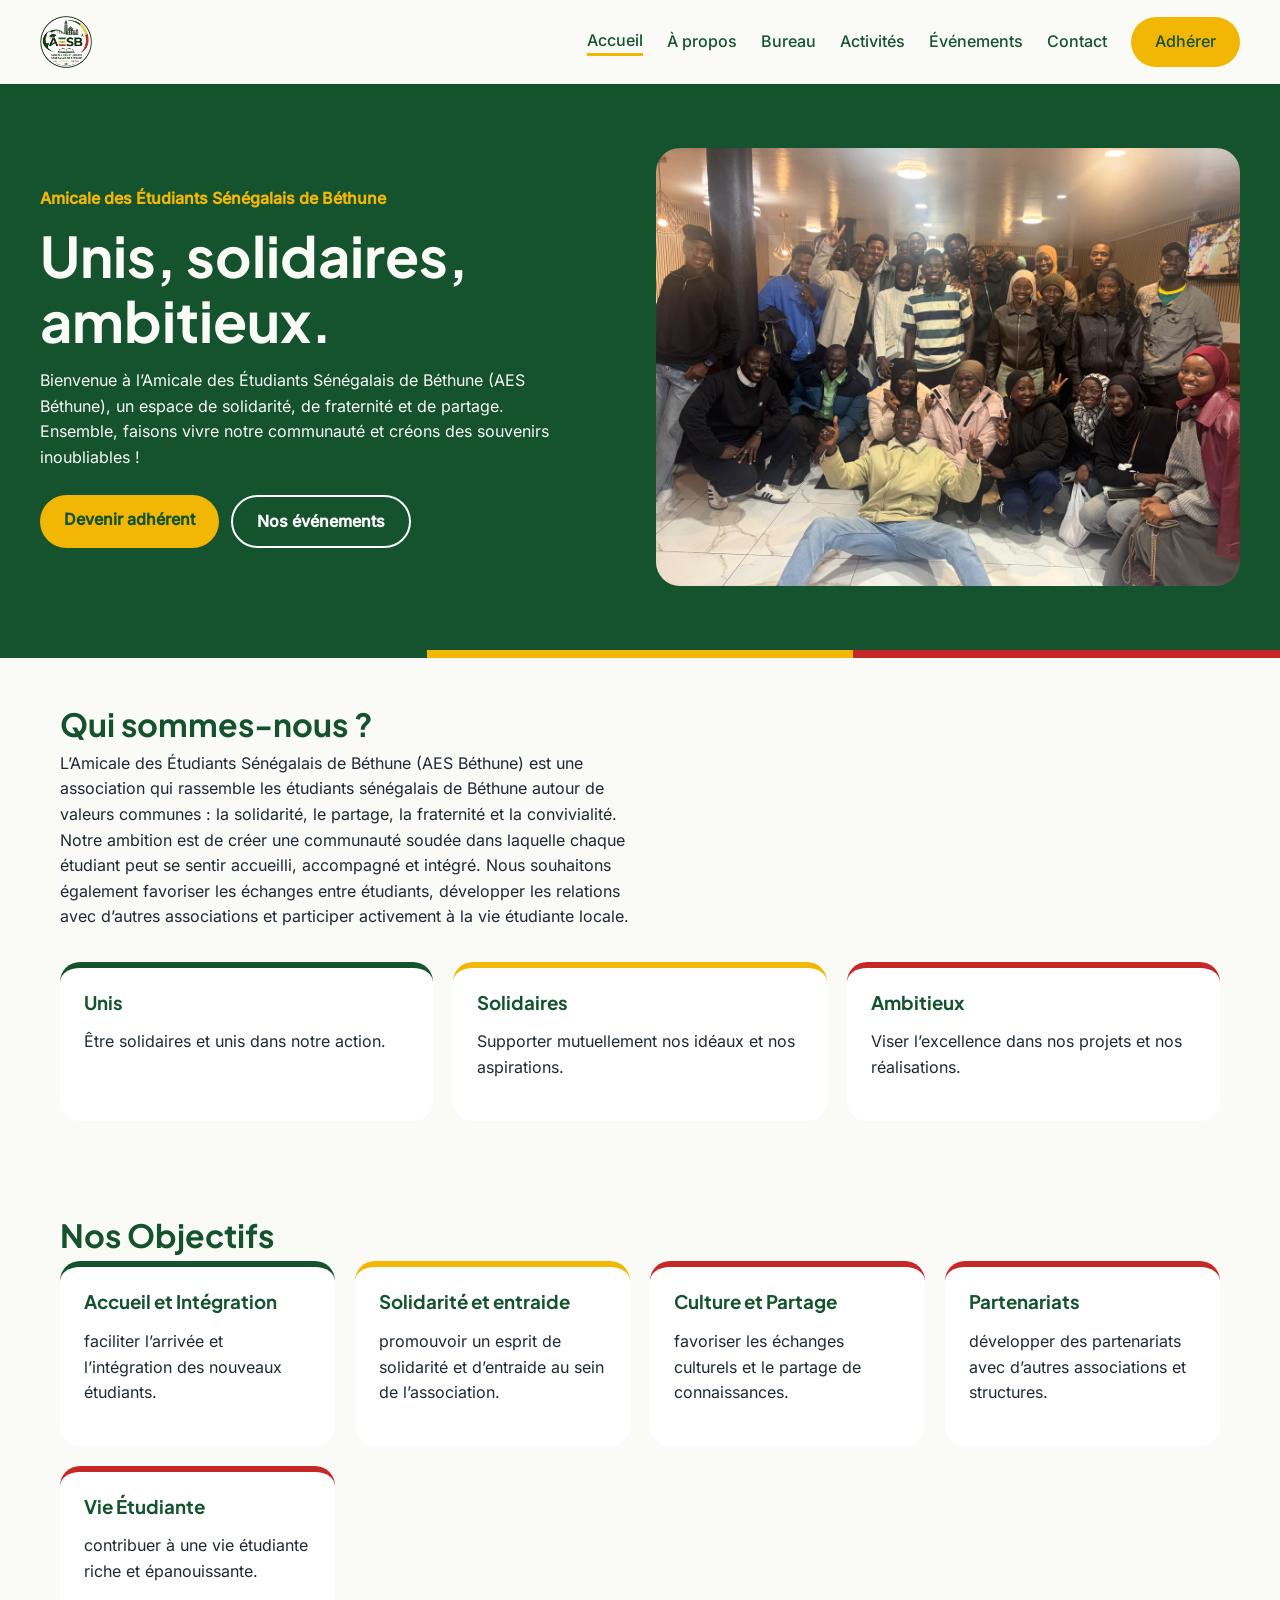
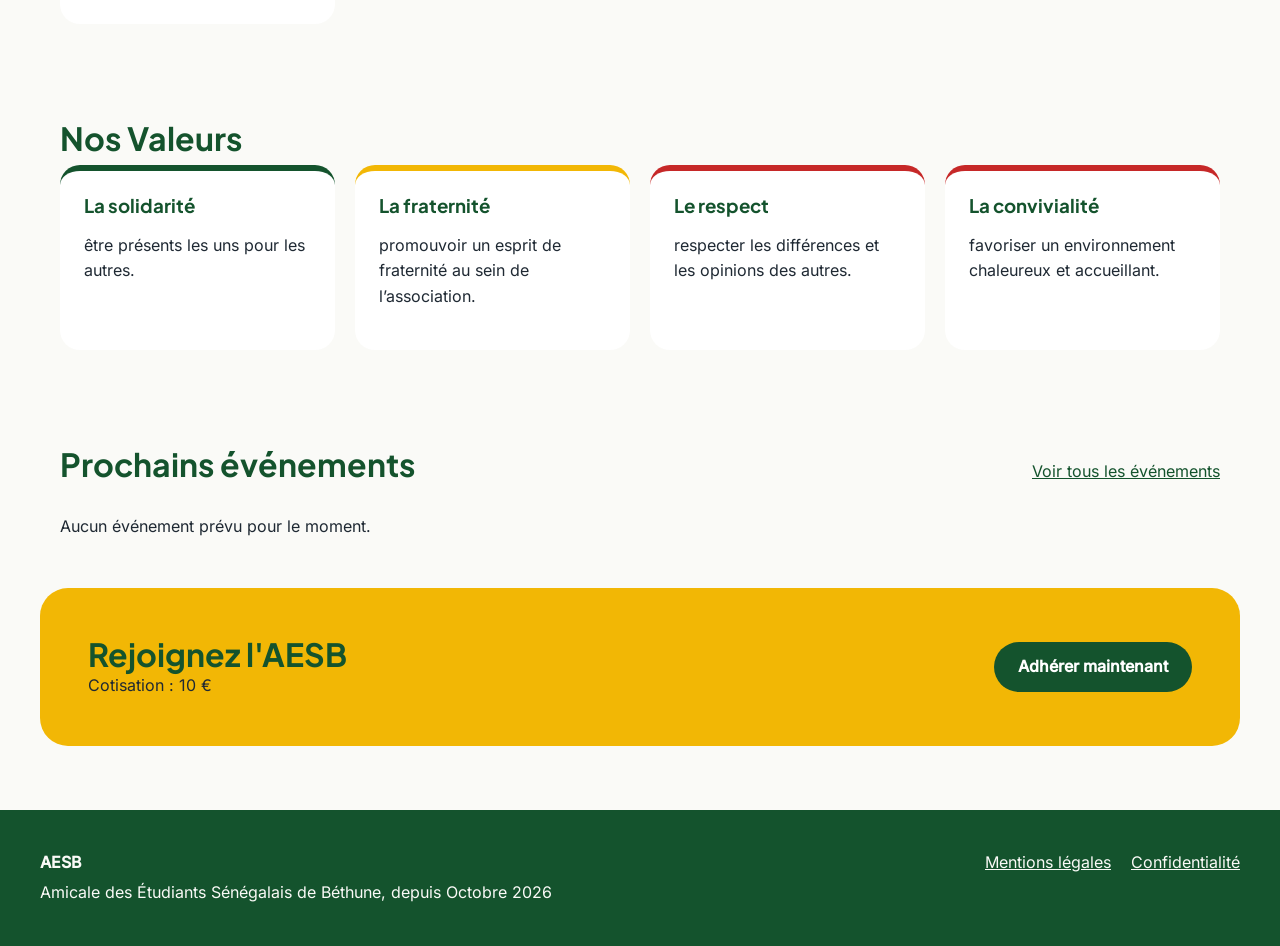
<file: index.html>
<!doctype html>
<html lang="fr">
<head>
  <meta charset="utf-8">
  <meta name="viewport" content="width=device-width, initial-scale=1">
  <title>AESB – Amicale des Étudiants Sénégalais de Béthune</title>
  <meta name="description" content="L'AESB réunit les étudiants sénégalais de Béthune : entraide, événements et réussite.">
  <link rel="icon" type="image/png" href="images/favicon.png">
  <link rel="apple-touch-icon" href="images/logo-192.png">
  <link rel="stylesheet" href="css/style.css">
</head>
<body>
  <a class="skip" href="#contenu">Aller au contenu</a>

  <header class="header">
    <a class="logo" href="index.html" aria-label="AESB – Amicale des Étudiants Sénégalais de Béthune, accueil"><img src="images/logo.webp" alt="" width="52" height="52"></a>
    <button class="burger" aria-expanded="false" aria-controls="menu">Menu</button>
    <nav id="menu" class="nav" aria-label="Navigation principale">
      <a href="index.html" aria-current="page">Accueil</a>
      <a href="a-propos.html">À propos</a>
      <a href="bureau.html">Bureau</a>
      <a href="activites.html">Activités</a>
      <a href="evenements.html">Événements</a>
      <a href="contact.html">Contact</a>
      <a class="btn btn-gold" href="adhesion.html">Adhérer</a>
    </nav>
  </header>

  <main id="contenu">
    <section class="hero">
      <div class="hero-text">
        <p class="hero-kicker">Amicale des Étudiants Sénégalais de Béthune</p>
        <h1>Unis, solidaires, ambitieux.</h1>
        <p>Bienvenue à l’Amicale des Étudiants Sénégalais de Béthune (AES Béthune), un espace de solidarité, de fraternité et de partage. Ensemble, faisons vivre notre communauté et créons des souvenirs inoubliables !</p>
        <div class="actions">
          <a class="btn btn-gold" href="adhesion.html">Devenir adhérent</a>
          <a class="btn btn-outline" href="evenements.html">Nos événements</a>
        </div>
      </div>
      <div class="hero-photo" role="img" aria-label="Photo de l'association">
        <img src="images\profil_aesb.jpeg" alt="Photo de l'association">
      </div>
    </section>

    <div class="tricolore" aria-hidden="true"><span></span><span></span><span></span></div>

    <section class="section">
      <h2>Qui sommes-nous ?</h2>
      <p class="lead">L’Amicale des Étudiants Sénégalais de Béthune (AES Béthune) est une association qui rassemble les étudiants sénégalais de Béthune autour de valeurs communes : la solidarité, le partage, la fraternité et la convivialité.

        Notre ambition est de créer une communauté soudée dans laquelle chaque étudiant peut se sentir accueilli, accompagné et intégré.

        Nous souhaitons également favoriser les échanges entre étudiants, développer les relations avec d’autres associations et participer activement à la vie étudiante locale.</p>
      <div class="cards">
        <div class="card card-vert"><h3>Unis</h3><p>Être solidaires et unis dans notre action.</p></div>
        <div class="card card-or"><h3>Solidaires</h3><p>Supporter mutuellement nos idéaux et nos aspirations.</p></div>
        <div class="card card-rouge"><h3>Ambitieux</h3><p>Viser l’excellence dans nos projets et nos réalisations.</p></div>
      </div>
    </section>

    <section class="section">
      <h2>Nos Objectifs</h2>
      
      <div class="cards">
        <div class="card card-vert"><h3>Accueil et Intégration</h3><p> faciliter l’arrivée et l’intégration des nouveaux étudiants.</p></div>
        <div class="card card-or"><h3>Solidarité et entraide</h3><p> promouvoir un esprit de solidarité et d’entraide au sein de l’association.</p></div>
        <div class="card card-rouge"><h3>Culture et Partage</h3><p> favoriser les échanges culturels et le partage de connaissances.</p></div>
        <div class="card card-rouge"><h3>Partenariats</h3><p> développer des partenariats avec d’autres associations et structures.</p></div>
         <div class="card card-rouge"><h3>Vie Étudiante</h3><p> contribuer à une vie étudiante riche et épanouissante.</p></div>
      </div>
    </section>

    <section class="section">
      <h2>Nos Valeurs</h2>
      
      <div class="cards">
        <div class="card card-vert"><h3>La solidarité</h3><p>être présents les uns pour les autres.</p></div>
        <div class="card card-or"><h3>La fraternité</h3><p>promouvoir un esprit de fraternité au sein de l’association.</p></div>
        <div class="card card-rouge"><h3>Le respect</h3><p>respecter les différences et les opinions des autres.</p></div>
        <div class="card card-rouge"><h3>La convivialité</h3><p>favoriser un environnement chaleureux et accueillant.</p></div>
    
    </section>


    <section class="section">
      <div class="section-head">
        <h2>Prochains événements</h2>
        <a href="evenements.html">Voir tous les événements</a>
      </div>
      <div id="events" class="cards" data-limit="3" data-mode="upcoming">
        <p>Chargement…</p>
      </div>
    </section>

    <section class="cta">
      <div>
        <h2>Rejoignez l'AESB</h2>
        <p>Cotisation : 10 € </p>
      </div>
      <a class="btn btn-vert" href="adhesion.html">Adhérer maintenant</a>
    </section>
  </main>

  <footer class="footer">
    <div>
      <strong>AESB</strong>
      <p>Amicale des Étudiants Sénégalais de Béthune, depuis Octobre 2026</p>
    </div>
    <div class="footer-links">
      <a href="mentions-legales.html">Mentions légales</a>
      <a href="confidentialite.html">Confidentialité</a>
    </div>
  </footer>

  <script src="js/main.js"></script>
</body>
</html>
</file>
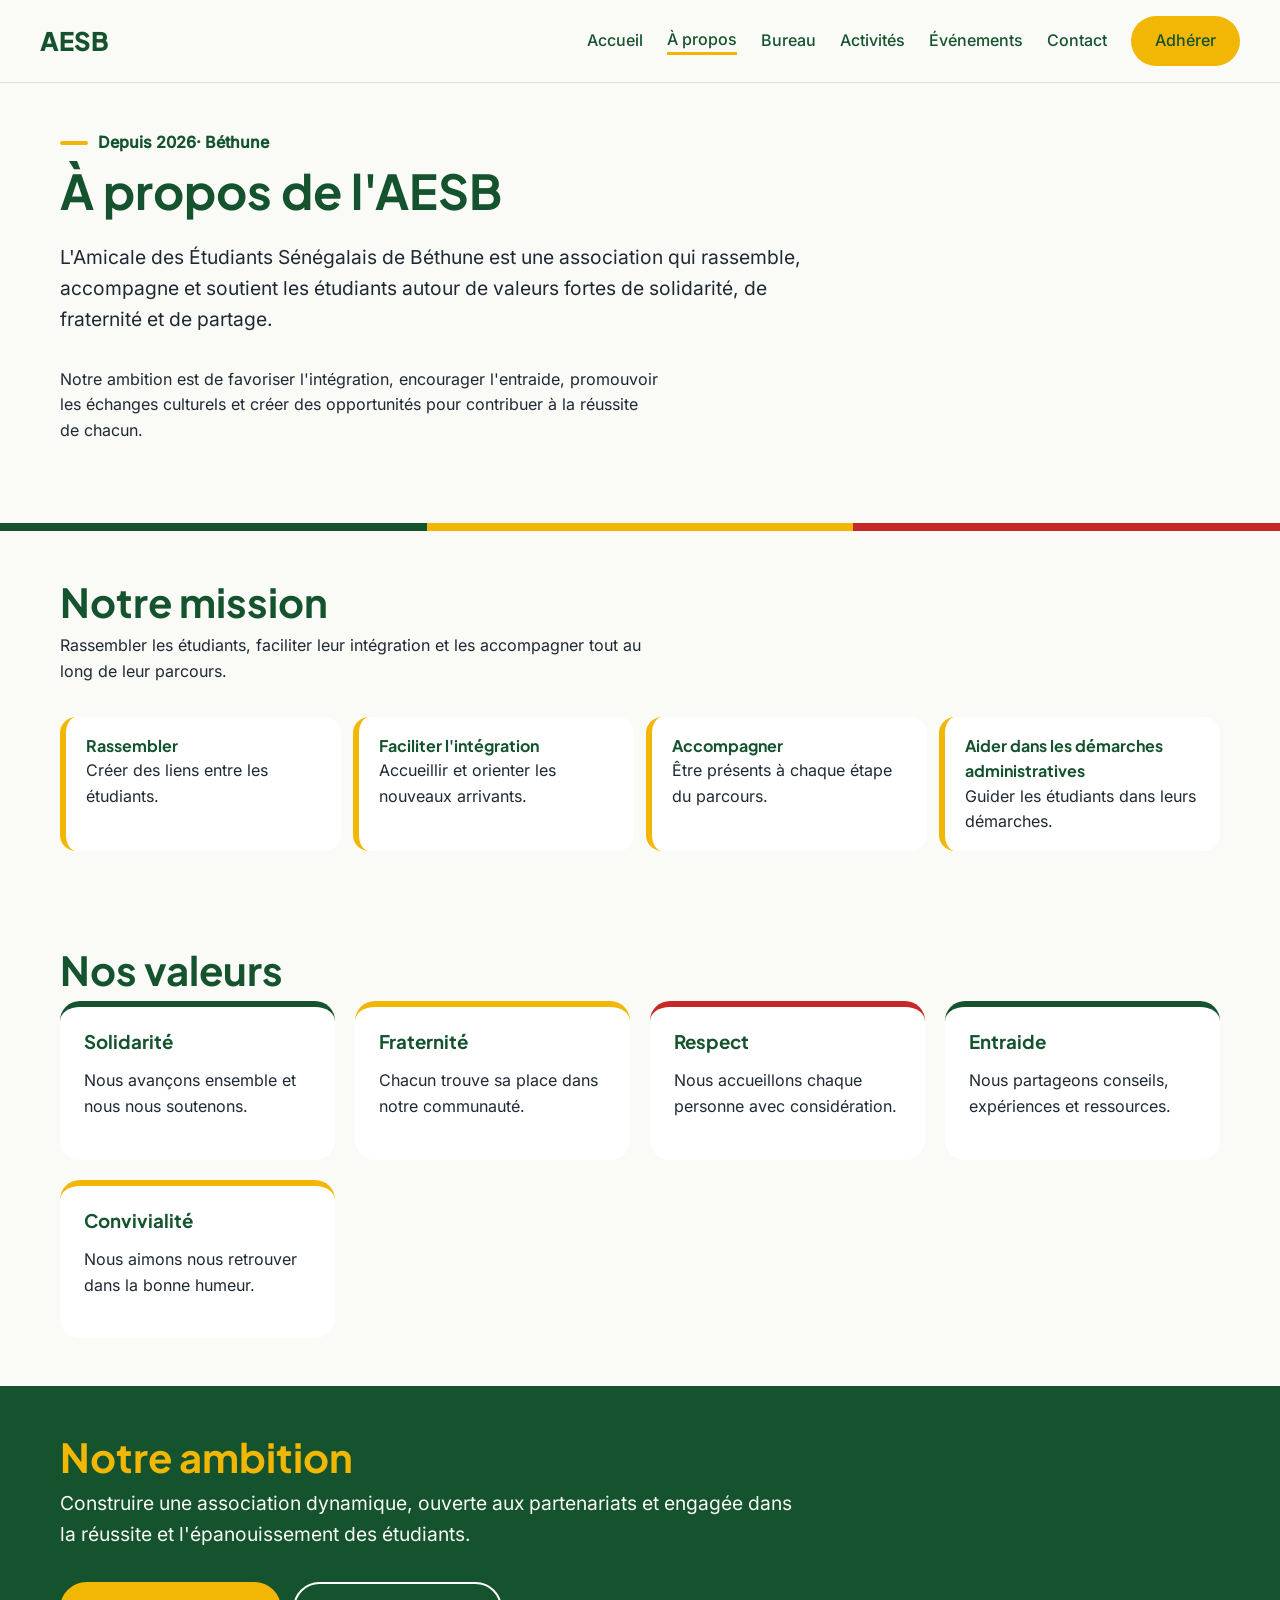
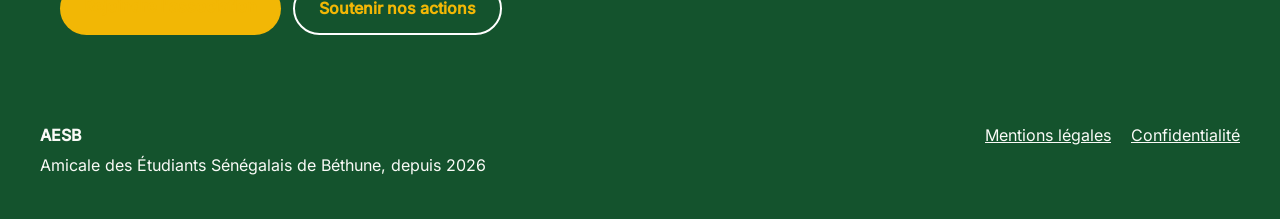
<file: a-propos.html>
<!doctype html>
<html lang="fr">
<head>
  <meta charset="utf-8">
  <meta name="viewport" content="width=device-width, initial-scale=1">
  <title>À propos – AESB</title>
  <meta name="description" content="L'Amicale des Étudiants Sénégalais de Béthune rassemble, accompagne et soutient les étudiants : solidarité, fraternité et partage.">
  <link rel="stylesheet" href="css/style.css">
</head>
<body>
  <a class="skip" href="#contenu">Aller au contenu</a>
  <header class="header">
    <a class="logo" href="index.html">AESB</a>
    <button class="burger" aria-expanded="false" aria-controls="menu">Menu</button>
    <nav id="menu" class="nav" aria-label="Navigation principale">
      <a href="index.html">Accueil</a>
      <a href="a-propos.html" aria-current="page">À propos</a>
      <a href="bureau.html">Bureau</a>
      <a href="activites.html">Activités</a>
      <a href="evenements.html">Événements</a>
      <a href="contact.html">Contact</a>
      <a class="btn btn-gold" href="adhesion.html">Adhérer</a>
    </nav>
  </header>

  <main id="contenu">

    <section class="section about-intro">
      <p class="since">Depuis 2026· Béthune</p>
      <h1 class="page-title">À propos de l'AESB</h1>
      <p class="lead lead-big">L'Amicale des Étudiants Sénégalais de Béthune est une association qui rassemble, accompagne et soutient les étudiants autour de valeurs fortes de solidarité, de fraternité et de partage.</p>
      <p class="lead">Notre ambition est de favoriser l'intégration, encourager l'entraide, promouvoir les échanges culturels et créer des opportunités pour contribuer à la réussite de chacun.</p>
      <!-- Notre histoire : ajoutez ici 2 ou 3 phrases sur la création de l'amicale -->
    </section>

    <div class="tricolore" aria-hidden="true"><span></span><span></span><span></span></div>

    <section class="section">
      <h2 class="big">Notre mission</h2>
      <p class="lead">Rassembler les étudiants, faciliter leur intégration et les accompagner tout au long de leur parcours.</p>
      <ul class="benefits mission">
        <li><strong>Rassembler</strong> Créer des liens entre les étudiants.</li>
        <li><strong>Faciliter l'intégration</strong> Accueillir et orienter les nouveaux arrivants.</li>
        <li><strong>Accompagner</strong> Être présents à chaque étape du parcours.</li>
        <li><strong>Aider dans les démarches administratives</strong> Guider les étudiants dans leurs démarches.</li>
      </ul>
    </section>

    <section class="section">
      <h2 class="big">Nos valeurs</h2>
      <div class="cards values">
        <div class="card card-vert"><h3>Solidarité</h3><p>Nous avançons ensemble et nous nous soutenons.</p></div>
        <div class="card card-or"><h3>Fraternité</h3><p>Chacun trouve sa place dans notre communauté.</p></div>
        <div class="card card-rouge"><h3>Respect</h3><p>Nous accueillons chaque personne avec considération.</p></div>
        <div class="card card-vert"><h3>Entraide</h3><p>Nous partageons conseils, expériences et ressources.</p></div>
        <div class="card card-or"><h3>Convivialité</h3><p>Nous aimons nous retrouver dans la bonne humeur.</p></div>
      </div>
    </section>

    <section class="dark">
      <div class="section">
        <h2 class="big">Notre ambition</h2>
        <p class="lead lead-big">Construire une association dynamique, ouverte aux partenariats et engagée dans la réussite et l'épanouissement des étudiants.</p>
        <div class="actions">
          <a class="btn btn-gold" href="adhesion.html#rejoindre">Rejoindre l'association</a>
          <a class="btn btn-outline" href="adhesion.html#soutenir">Soutenir nos actions</a>
        </div>
      </div>
    </section>

  </main>

  <footer class="footer">
    <div><strong>AESB</strong><p>Amicale des Étudiants Sénégalais de Béthune, depuis 2026</p></div>
    <div class="footer-links">
      <a href="mentions-legales.html">Mentions légales</a>
      <a href="confidentialite.html">Confidentialité</a>
    </div>
  </footer>
  <script src="js/main.js"></script>
</body>
</html>
</file>
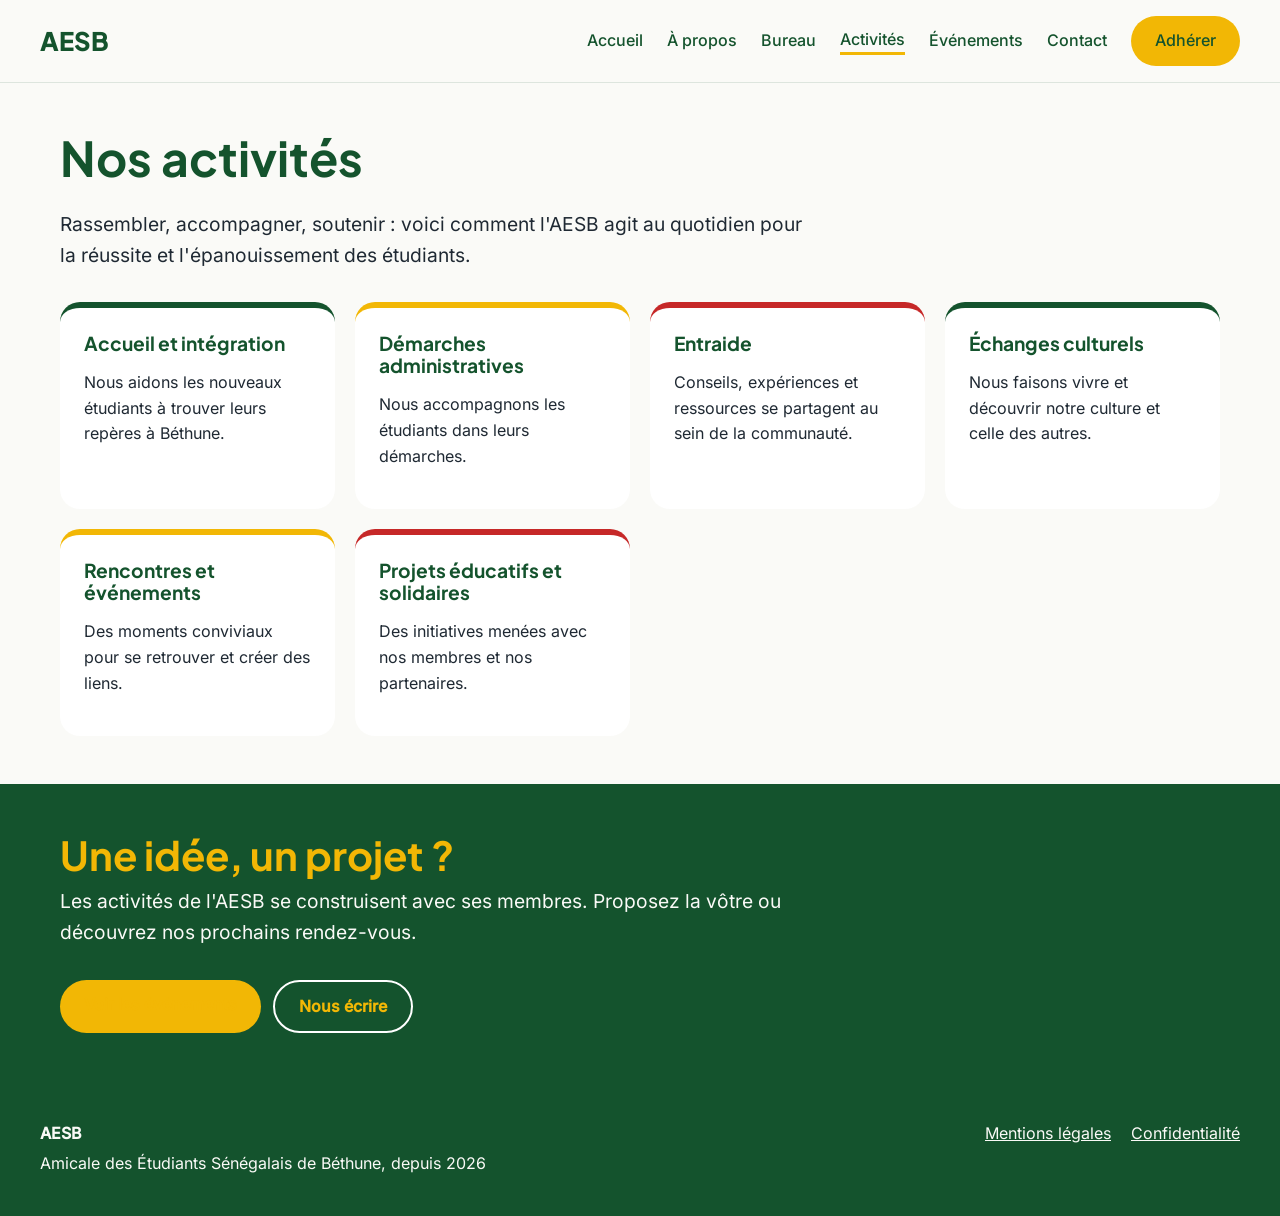
<file: activites.html>
<!doctype html>
<html lang="fr">
<head>
  <meta charset="utf-8">
  <meta name="viewport" content="width=device-width, initial-scale=1">
  <title>Nos activités – AESB</title>
  <meta name="description" content="Accueil, entraide, démarches administratives, échanges culturels, événements : découvrez les activités de l'AESB.">
  <link rel="stylesheet" href="css/style.css">
</head>
<body>
  <a class="skip" href="#contenu">Aller au contenu</a>
  <header class="header">
    <a class="logo" href="index.html">AESB</a>
    <button class="burger" aria-expanded="false" aria-controls="menu">Menu</button>
    <nav id="menu" class="nav" aria-label="Navigation principale">
      <a href="index.html">Accueil</a>
      <a href="a-propos.html">À propos</a>
      <a href="bureau.html">Bureau</a>
      <a href="activites.html" aria-current="page">Activités</a>
      <a href="evenements.html">Événements</a>
      <a href="contact.html">Contact</a>
      <a class="btn btn-gold" href="adhesion.html">Adhérer</a>
    </nav>
  </header>

  <main id="contenu">
    <section class="section">
      <h1 class="page-title">Nos activités</h1>
      <p class="lead lead-big">Rassembler, accompagner, soutenir : voici comment l'AESB agit au quotidien pour la réussite et l'épanouissement des étudiants.</p>

      <div class="cards values">
        <div class="card card-vert"><h2 class="card-title">Accueil et intégration</h2><p>Nous aidons les nouveaux étudiants à trouver leurs repères à Béthune.</p></div>
        <div class="card card-or"><h2 class="card-title">Démarches administratives</h2><p>Nous accompagnons les étudiants dans leurs démarches.</p></div>
        <div class="card card-rouge"><h2 class="card-title">Entraide</h2><p>Conseils, expériences et ressources se partagent au sein de la communauté.</p></div>
        <div class="card card-vert"><h2 class="card-title">Échanges culturels</h2><p>Nous faisons vivre et découvrir notre culture et celle des autres.</p></div>
        <div class="card card-or"><h2 class="card-title">Rencontres et événements</h2><p>Des moments conviviaux pour se retrouver et créer des liens.</p></div>
        <div class="card card-rouge"><h2 class="card-title">Projets éducatifs et solidaires</h2><p>Des initiatives menées avec nos membres et nos partenaires.</p></div>
      </div>
      <!-- Ajoutez ici vos vraies actions au fur et à mesure (dates, photos, bilans) -->
    </section>

    <section class="dark">
      <div class="section">
        <h2 class="big">Une idée, un projet ?</h2>
        <p class="lead lead-big">Les activités de l'AESB se construisent avec ses membres. Proposez la vôtre ou découvrez nos prochains rendez-vous.</p>
        <div class="actions">
          <a class="btn btn-gold" href="evenements.html">Voir les événements</a>
          <a class="btn btn-outline" href="contact.html">Nous écrire</a>
        </div>
      </div>
    </section>
  </main>

  <footer class="footer">
    <div><strong>AESB</strong><p>Amicale des Étudiants Sénégalais de Béthune, depuis 2026</p></div>
    <div class="footer-links">
      <a href="mentions-legales.html">Mentions légales</a>
      <a href="confidentialite.html">Confidentialité</a>
    </div>
  </footer>
  <script src="js/main.js"></script>
</body>
</html>
</file>
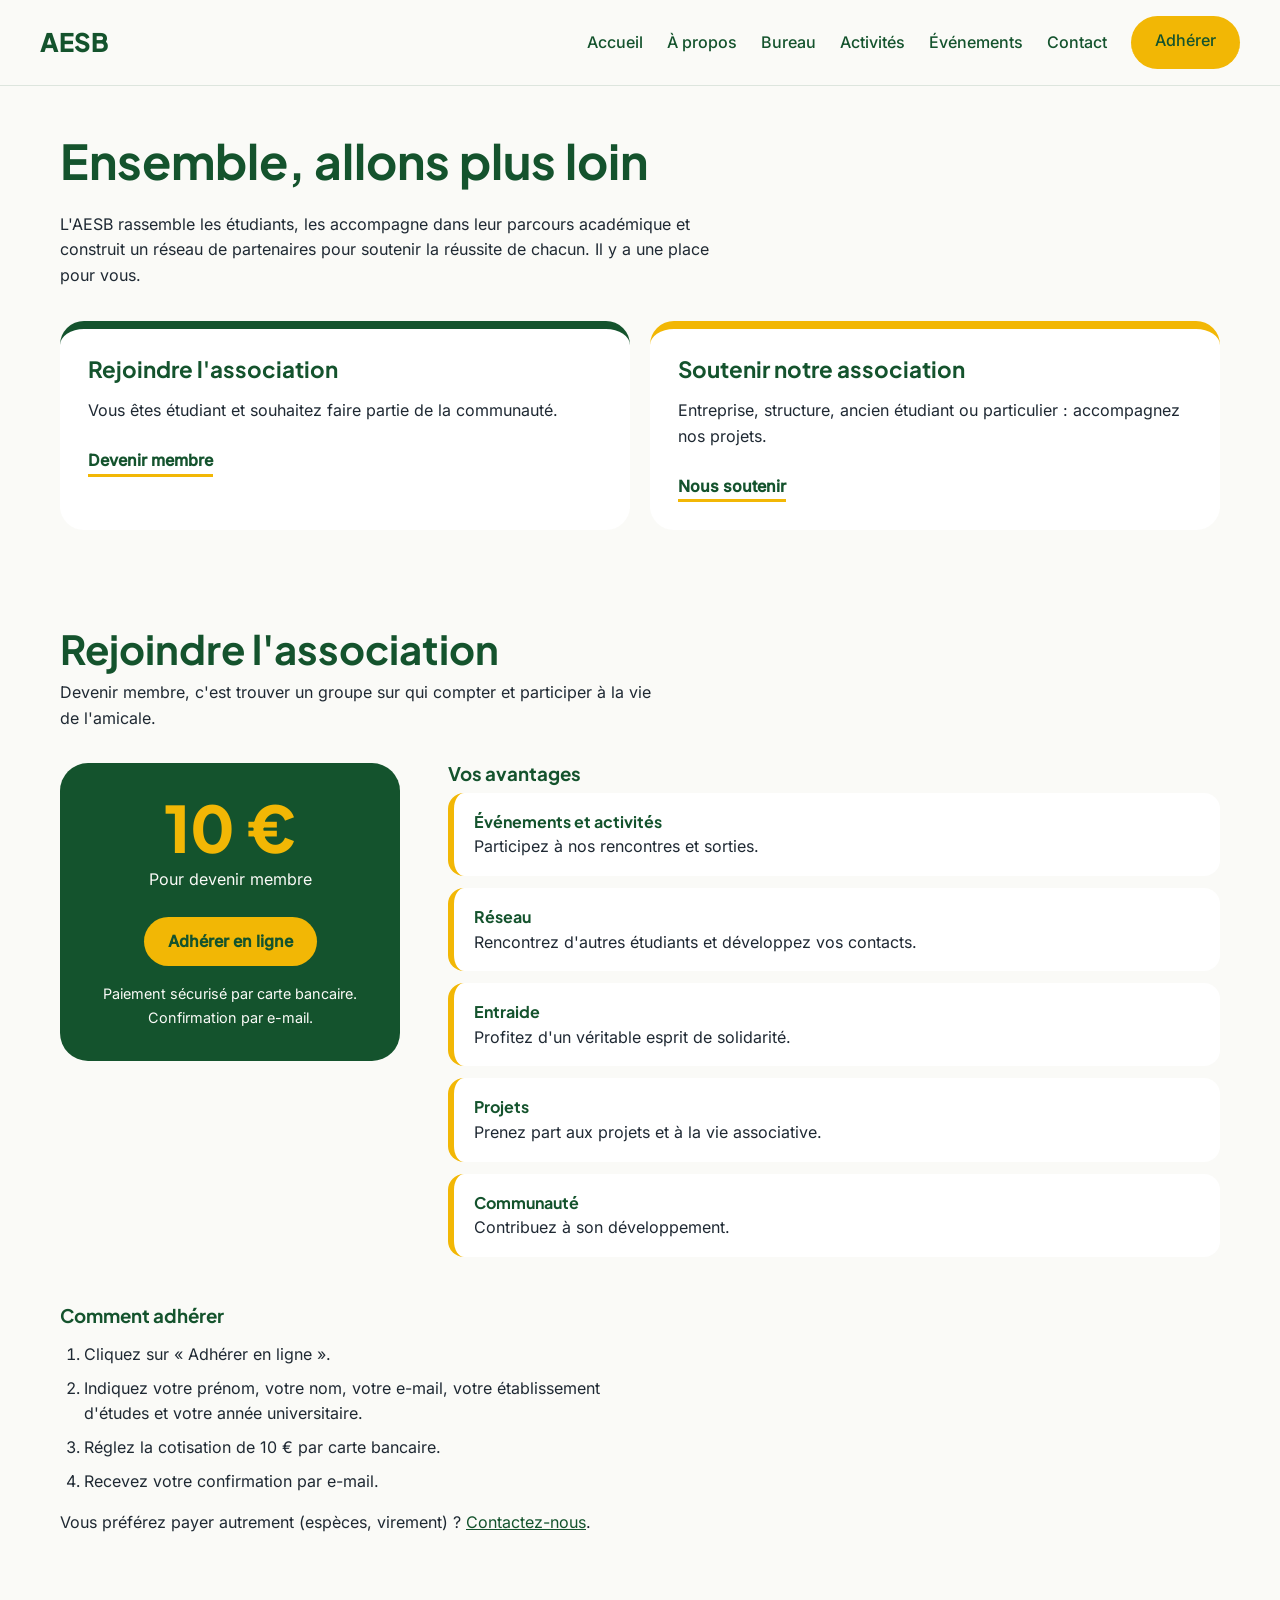
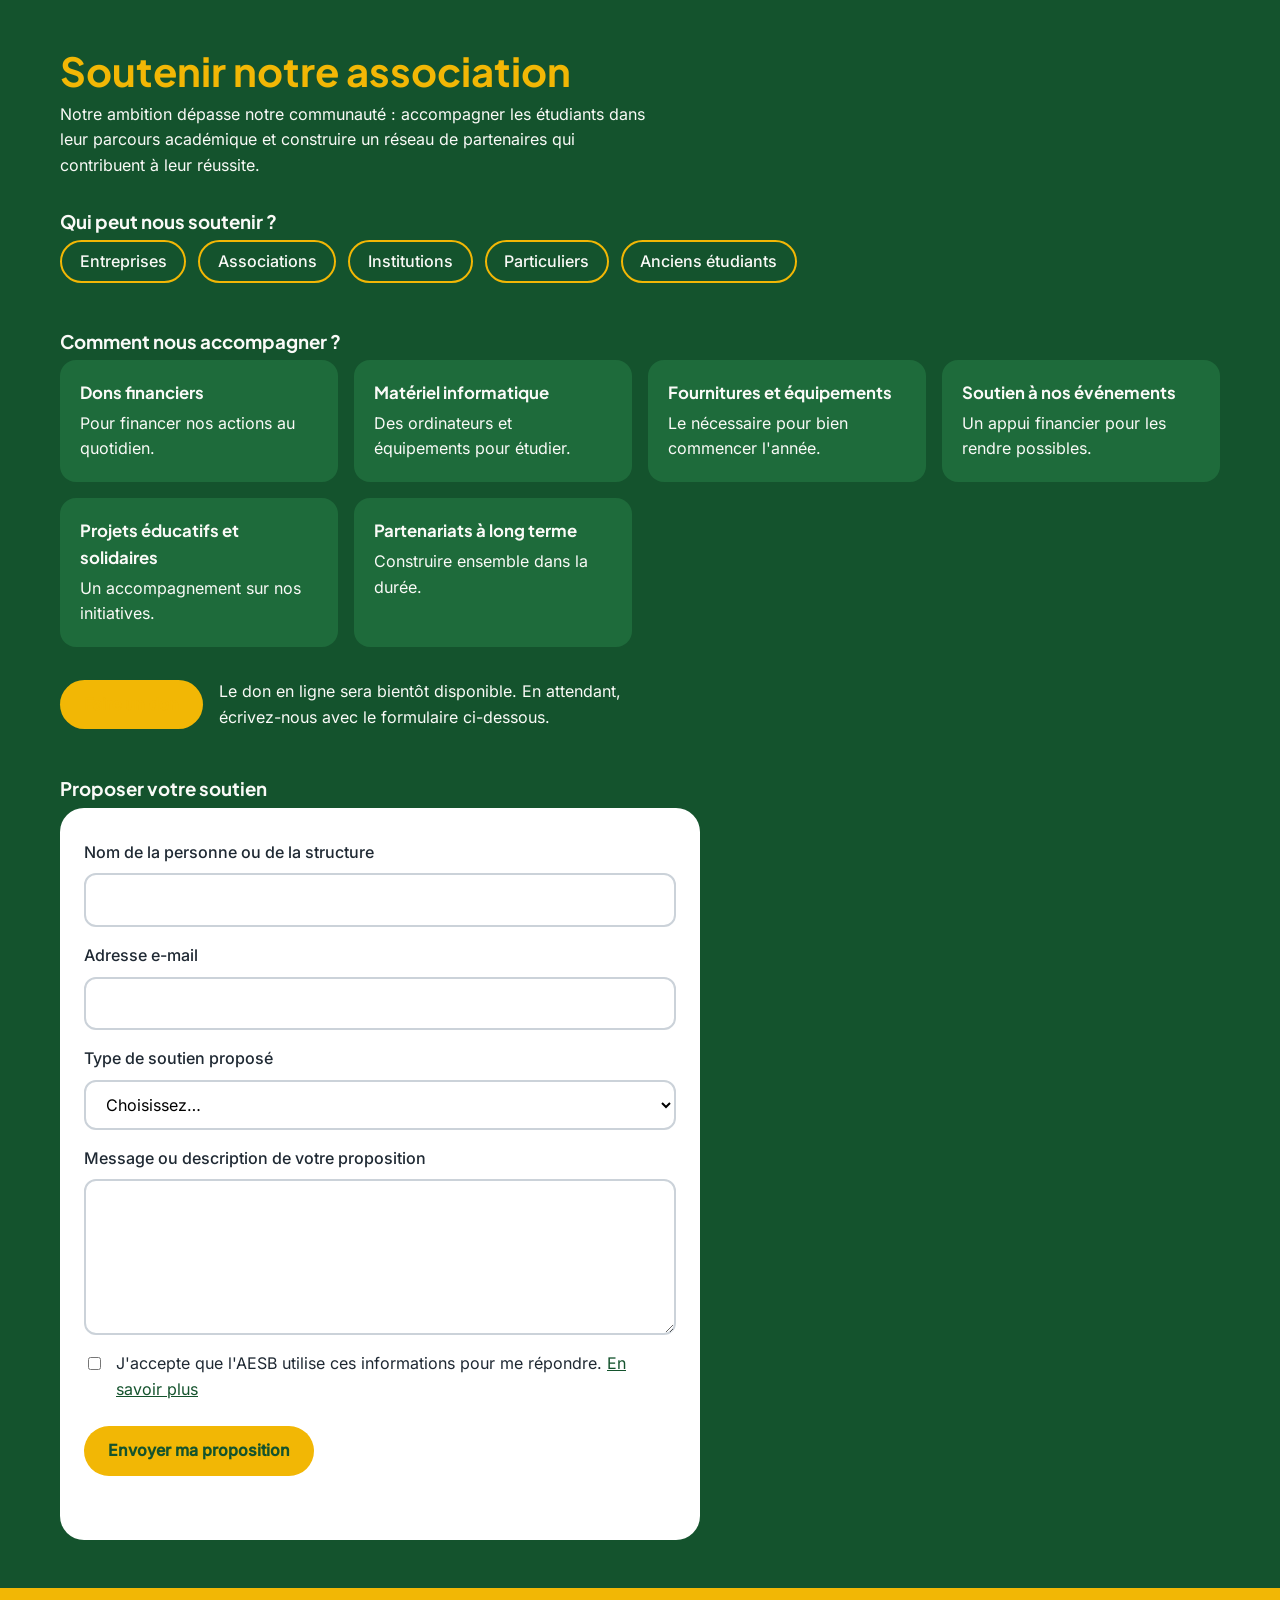
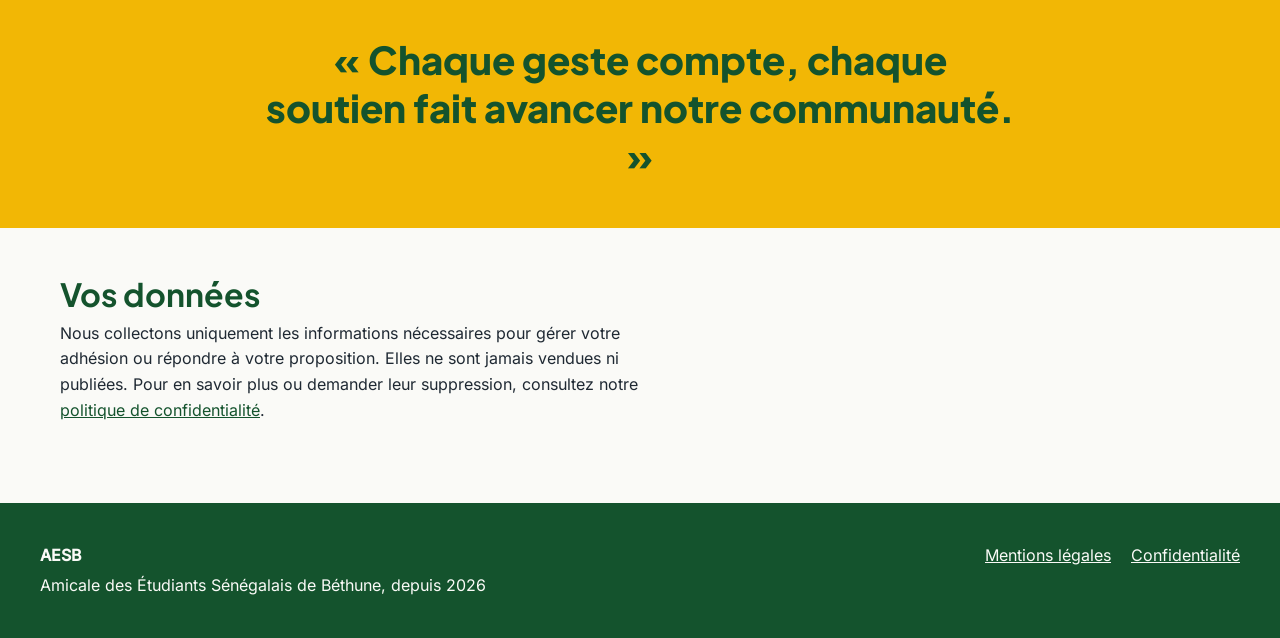
<file: adhesion.html>
<!doctype html>
<html lang="fr">
<head>
  <meta charset="utf-8">
  <meta name="viewport" content="width=device-width, initial-scale=1">
  <title>Adhésion et soutien – AESB</title>
  <meta name="description" content="Rejoignez l'AESB pour 10 € par an ou soutenez nos actions : dons, matériel, partenariats.">
  <link rel="stylesheet" href="css/style.css">
</head>
<body>
  <a class="skip" href="#contenu">Aller au contenu</a>
  <header class="header">
    <a class="logo" href="index.html">AESB</a>
    <button class="burger" aria-expanded="false" aria-controls="menu">Menu</button>
    <nav id="menu" class="nav" aria-label="Navigation principale">
      <a href="index.html">Accueil</a>
      <a href="a-propos.html">À propos</a>
      <a href="bureau.html">Bureau</a>
      <a href="activites.html">Activités</a>
      <a href="evenements.html">Événements</a>
      <a href="contact.html">Contact</a>
      <a class="btn btn-gold" href="adhesion.html" aria-current="page">Adhérer</a>
    </nav>
  </header>

  <main id="contenu">

    <!-- ===== Introduction et choix du parcours ===== -->
    <section class="section intro-adhesion">
      <h1 class="page-title">Ensemble, allons plus loin</h1>
      <p class="lead">L'AESB rassemble les étudiants, les accompagne dans leur parcours académique et construit un réseau de partenaires pour soutenir la réussite de chacun. Il y a une place pour vous.</p>
      <div class="choices">
        <a class="choice choice-vert" href="#rejoindre">
          <h2>Rejoindre l'association</h2>
          <p>Vous êtes étudiant et souhaitez faire partie de la communauté.</p>
          <span class="choice-go">Devenir membre</span>
        </a>
        <a class="choice choice-or" href="#soutenir">
          <h2>Soutenir notre association</h2>
          <p>Entreprise, structure, ancien étudiant ou particulier : accompagnez nos projets.</p>
          <span class="choice-go">Nous soutenir</span>
        </a>
      </div>
    </section>

    <!-- ===== 1. Rejoindre l'association ===== -->
    <section id="rejoindre" class="section anchor">
      <h2 class="big">Rejoindre l'association</h2>
      <p class="lead">Devenir membre, c'est trouver un groupe sur qui compter et participer à la vie de l'amicale.</p>

      <div class="adhesion">
        <div class="price-card">
          <p class="price">10 €</p>
          <p class="price-note">Pour devenir membre</p>
          <!-- Remplacez le # par le lien de votre formulaire HelloAsso -->
          <a class="btn btn-gold" href="#" rel="noopener" data-lien-vide>Adhérer en ligne</a>
          <p class="price-small">Paiement sécurisé par carte bancaire. Confirmation par e-mail.</p>
        </div>

        <div>
          <h3>Vos avantages</h3>
          <ul class="benefits">
            <li><strong>Événements et activités</strong> Participez à nos rencontres et sorties.</li>
            <li><strong>Réseau</strong> Rencontrez d'autres étudiants et développez vos contacts.</li>
            <li><strong>Entraide</strong> Profitez d'un véritable esprit de solidarité.</li>
            <li><strong>Projets</strong> Prenez part aux projets et à la vie associative.</li>
            <li><strong>Communauté</strong> Contribuez à son développement.</li>
          </ul>
        </div>
      </div>

      <h3 class="space-top">Comment adhérer</h3>
      <ol class="steps">
        <li>Cliquez sur « Adhérer en ligne ».</li>
        <li>Indiquez votre prénom, votre nom, votre e-mail, votre établissement d'études et votre année universitaire.</li>
        <li>Réglez la cotisation de 10 € par carte bancaire.</li>
        <li>Recevez votre confirmation par e-mail.</li>
      </ol>
      <p>Vous préférez payer autrement (espèces, virement) ? <a href="contact.html">Contactez-nous</a>.</p>
    </section>

    <!-- ===== 2. Soutenir notre association ===== -->
    <section id="soutenir" class="dark anchor">
      <div class="section">
        <h2 class="big">Soutenir notre association</h2>
        <p class="lead">Notre ambition dépasse notre communauté : accompagner les étudiants dans leur parcours académique et construire un réseau de partenaires qui contribuent à leur réussite.</p>

        <h3>Qui peut nous soutenir ?</h3>
        <ul class="chips">
          <li>Entreprises</li><li>Associations</li><li>Institutions</li><li>Particuliers</li><li>Anciens étudiants</li>
        </ul>

        <h3 class="space-top">Comment nous accompagner ?</h3>
        <div class="support">
          <div class="support-item"><h4>Dons financiers</h4><p>Pour financer nos actions au quotidien.</p></div>
          <div class="support-item"><h4>Matériel informatique</h4><p>Des ordinateurs et équipements pour étudier.</p></div>
          <div class="support-item"><h4>Fournitures et équipements</h4><p>Le nécessaire pour bien commencer l'année.</p></div>
          <div class="support-item"><h4>Soutien à nos événements</h4><p>Un appui financier pour les rendre possibles.</p></div>
          <div class="support-item"><h4>Projets éducatifs et solidaires</h4><p>Un accompagnement sur nos initiatives.</p></div>
          <div class="support-item"><h4>Partenariats à long terme</h4><p>Construire ensemble dans la durée.</p></div>
        </div>

        <div class="don">
          <!-- Remplacez le # par le lien de la campagne de don quand elle existera -->
          <a class="btn btn-gold" href="#" rel="noopener" data-lien-vide>Faire un don</a>
          <p>Le don en ligne sera bientôt disponible. En attendant, écrivez-nous avec le formulaire ci-dessous.</p>
        </div>

        <h3 class="space-top">Proposer votre soutien</h3>
        <!-- Même identifiant Formspree que la page Contact : remplacez VOTRE_ID -->
        <form id="partner-form" class="form form-light" action="https://formspree.io/f/mzerwyay" method="POST" data-statut="partner-status">
          <input type="hidden" name="_subject" value="Proposition de soutien – AESB">

          <label for="p-nom">Nom de la personne ou de la structure</label>
          <input id="p-nom" name="nom" type="text" required maxlength="120">

          <label for="p-email">Adresse e-mail</label>
          <input id="p-email" name="email" type="email" autocomplete="email" required maxlength="150">

          <label for="p-type">Type de soutien proposé</label>
          <select id="p-type" name="type_soutien" required>
            <option value="">Choisissez…</option>
            <option>Don financier</option>
            <option>Don de matériel informatique</option>
            <option>Fournitures scolaires et équipements</option>
            <option>Soutien financier à un événement</option>
            <option>Accompagnement de projets éducatifs et solidaires</option>
            <option>Partenariat à long terme</option>
            <option>Autre</option>
          </select>

          <label for="p-message">Message ou description de votre proposition</label>
          <textarea id="p-message" name="message" rows="5" required maxlength="2000"></textarea>

          <input type="text" name="_gotcha" tabindex="-1" autocomplete="off" class="piege" aria-hidden="true">

          <label class="check">
            <input type="checkbox" name="consentement" required>
            <span>J'accepte que l'AESB utilise ces informations pour me répondre. <a href="confidentialite.html">En savoir plus</a></span>
          </label>

          <button class="btn btn-gold" type="submit">Envoyer ma proposition</button>
          <p id="partner-status" role="status" aria-live="polite"></p>
        </form>
      </div>
    </section>

    <!-- ===== Conclusion ===== -->
    <section class="quote">
      <p>« Chaque geste compte, chaque soutien fait avancer notre communauté. »</p>
    </section>

    <section class="section">
      <h2>Vos données</h2>
      <p class="lead">Nous collectons uniquement les informations nécessaires pour gérer votre adhésion ou répondre à votre proposition. Elles ne sont jamais vendues ni publiées. Pour en savoir plus ou demander leur suppression, consultez notre <a href="confidentialite.html">politique de confidentialité</a>.</p>
    </section>
  </main>

  <footer class="footer">
    <div><strong>AESB</strong><p>Amicale des Étudiants Sénégalais de Béthune, depuis 2026</p></div>
    <div class="footer-links">
      <a href="mentions-legales.html">Mentions légales</a>
      <a href="confidentialite.html">Confidentialité</a>
    </div>
  </footer>
  <script src="js/main.js"></script>
  <script src="js/adhesion.js"></script>
</body>
</html>
</file>
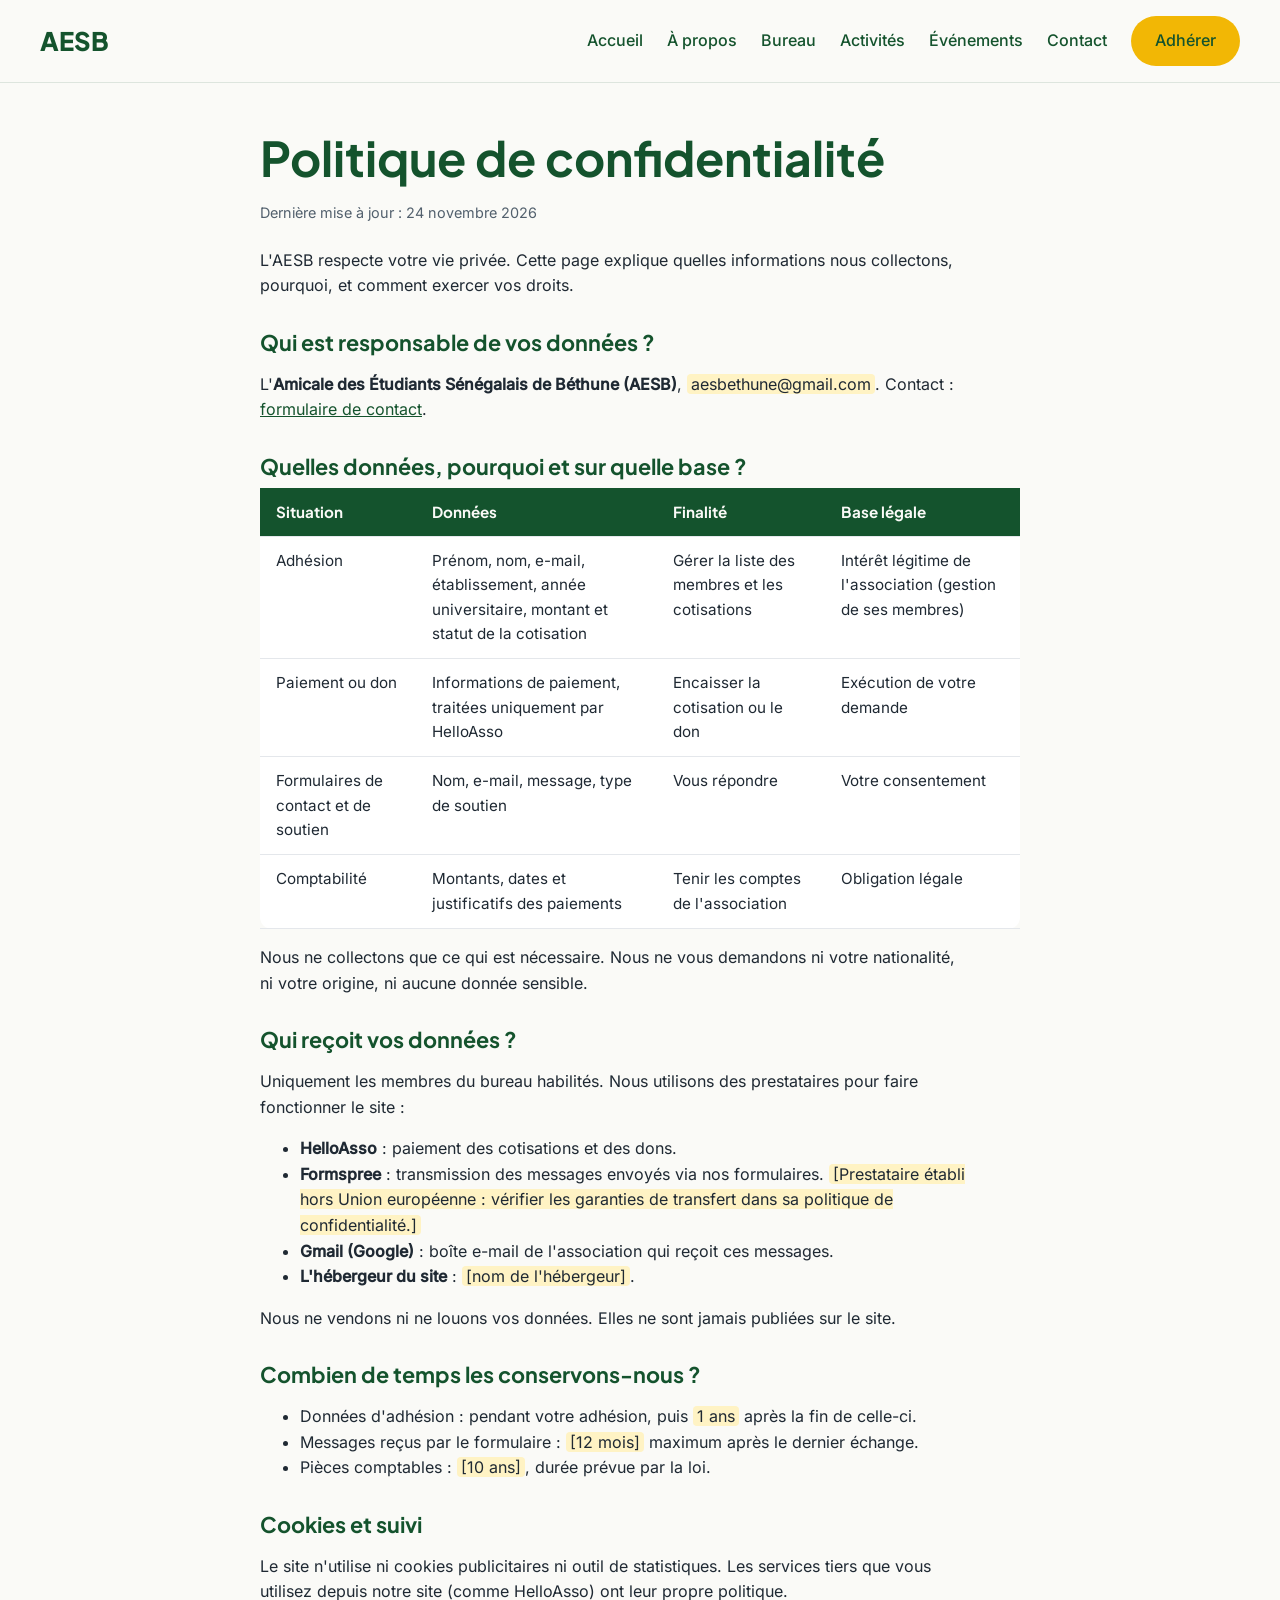
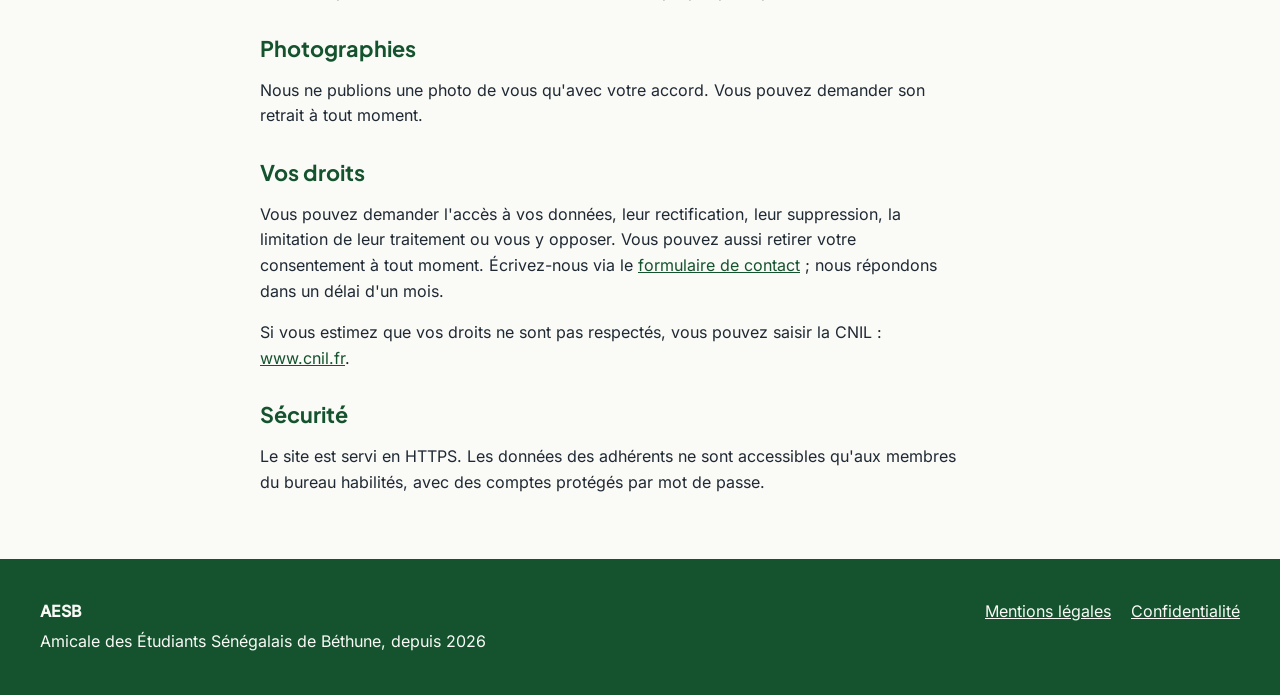
<file: confidentialite.html>
<!doctype html>
<html lang="fr">
<head>
  <meta charset="utf-8">
  <meta name="viewport" content="width=device-width, initial-scale=1">
  <title>Politique de confidentialité – AESB</title>
  <meta name="robots" content="noindex,follow">
  <link rel="stylesheet" href="css/style.css">
</head>
<body>
  <a class="skip" href="#contenu">Aller au contenu</a>
  <header class="header">
    <a class="logo" href="index.html">AESB</a>
    <button class="burger" aria-expanded="false" aria-controls="menu">Menu</button>
    <nav id="menu" class="nav" aria-label="Navigation principale">
      <a href="index.html">Accueil</a>
      <a href="a-propos.html">À propos</a>
      <a href="bureau.html">Bureau</a>
      <a href="activites.html">Activités</a>
      <a href="evenements.html">Événements</a>
      <a href="contact.html">Contact</a>
      <a class="btn btn-gold" href="adhesion.html">Adhérer</a>
    </nav>
  </header>

  <main id="contenu">
    <section class="section legal">
      <h1 class="page-title">Politique de confidentialité</h1>
      <p class="maj">Dernière mise à jour : 24 novembre 2026</p>
      <p class="lead">L'AESB respecte votre vie privée. Cette page explique quelles informations nous collectons, pourquoi, et comment exercer vos droits.</p>

      <h2>Qui est responsable de vos données ?</h2>
      <p>L'<strong>Amicale des Étudiants Sénégalais de Béthune (AESB)</strong>, <mark class="todo">aesbethune@gmail.com</mark>. Contact : <a href="contact.html">formulaire de contact</a>.</p>

      <h2>Quelles données, pourquoi et sur quelle base ?</h2>
      <div class="table-wrap">
        <table>
          <thead>
            <tr><th>Situation</th><th>Données</th><th>Finalité</th><th>Base légale</th></tr>
          </thead>
          <tbody>
            <tr>
              <td>Adhésion</td>
              <td>Prénom, nom, e-mail, établissement, année universitaire, montant et statut de la cotisation</td>
              <td>Gérer la liste des membres et les cotisations</td>
              <td>Intérêt légitime de l'association (gestion de ses membres)</td>
            </tr>
            <tr>
              <td>Paiement ou don</td>
              <td>Informations de paiement, traitées uniquement par HelloAsso</td>
              <td>Encaisser la cotisation ou le don</td>
              <td>Exécution de votre demande</td>
            </tr>
            <tr>
              <td>Formulaires de contact et de soutien</td>
              <td>Nom, e-mail, message, type de soutien</td>
              <td>Vous répondre</td>
              <td>Votre consentement</td>
            </tr>
            <tr>
              <td>Comptabilité</td>
              <td>Montants, dates et justificatifs des paiements</td>
              <td>Tenir les comptes de l'association</td>
              <td>Obligation légale</td>
            </tr>
          </tbody>
        </table>
      </div>
      <p>Nous ne collectons que ce qui est nécessaire. Nous ne vous demandons ni votre nationalité, ni votre origine, ni aucune donnée sensible.</p>

      <h2>Qui reçoit vos données ?</h2>
      <p>Uniquement les membres du bureau habilités. Nous utilisons des prestataires pour faire fonctionner le site :</p>
      <ul>
        <li><strong>HelloAsso</strong> : paiement des cotisations et des dons.</li>
        <li><strong>Formspree</strong> : transmission des messages envoyés via nos formulaires. <mark class="todo">[Prestataire établi hors Union européenne : vérifier les garanties de transfert dans sa politique de confidentialité.]</mark></li>
        <li><strong>Gmail (Google)</strong> : boîte e-mail de l'association qui reçoit ces messages.</li>
        <li><strong>L'hébergeur du site</strong> : <mark class="todo">[nom de l'hébergeur]</mark>.</li>
      </ul>
      <p>Nous ne vendons ni ne louons vos données. Elles ne sont jamais publiées sur le site.</p>

      <h2>Combien de temps les conservons-nous ?</h2>
      <ul>
        <li>Données d'adhésion : pendant votre adhésion, puis <mark class="todo">1 ans</mark> après la fin de celle-ci.</li>
        <li>Messages reçus par le formulaire : <mark class="todo">[12 mois]</mark> maximum après le dernier échange.</li>
        <li>Pièces comptables : <mark class="todo">[10 ans]</mark>, durée prévue par la loi.</li>
      </ul>

      <h2>Cookies et suivi</h2>
      <p>Le site n'utilise ni cookies publicitaires ni outil de statistiques. Les services tiers que vous utilisez depuis notre site (comme HelloAsso) ont leur propre politique.</p>

      <h2>Photographies</h2>
      <p>Nous ne publions une photo de vous qu'avec votre accord. Vous pouvez demander son retrait à tout moment.</p>

      <h2>Vos droits</h2>
      <p>Vous pouvez demander l'accès à vos données, leur rectification, leur suppression, la limitation de leur traitement ou vous y opposer. Vous pouvez aussi retirer votre consentement à tout moment. Écrivez-nous via le <a href="contact.html">formulaire de contact</a> ; nous répondons dans un délai d'un mois.</p>
      <p>Si vous estimez que vos droits ne sont pas respectés, vous pouvez saisir la CNIL : <a href="https://www.cnil.fr" rel="noopener">www.cnil.fr</a>.</p>

      <h2>Sécurité</h2>
      <p>Le site est servi en HTTPS. Les données des adhérents ne sont accessibles qu'aux membres du bureau habilités, avec des comptes protégés par mot de passe.</p>
    </section>
  </main>

  <footer class="footer">
    <div><strong>AESB</strong><p>Amicale des Étudiants Sénégalais de Béthune, depuis 2026</p></div>
    <div class="footer-links">
      <a href="mentions-legales.html">Mentions légales</a>
      <a href="confidentialite.html">Confidentialité</a>
    </div>
  </footer>
  <script src="js/main.js"></script>
</body>
</html>
</file>
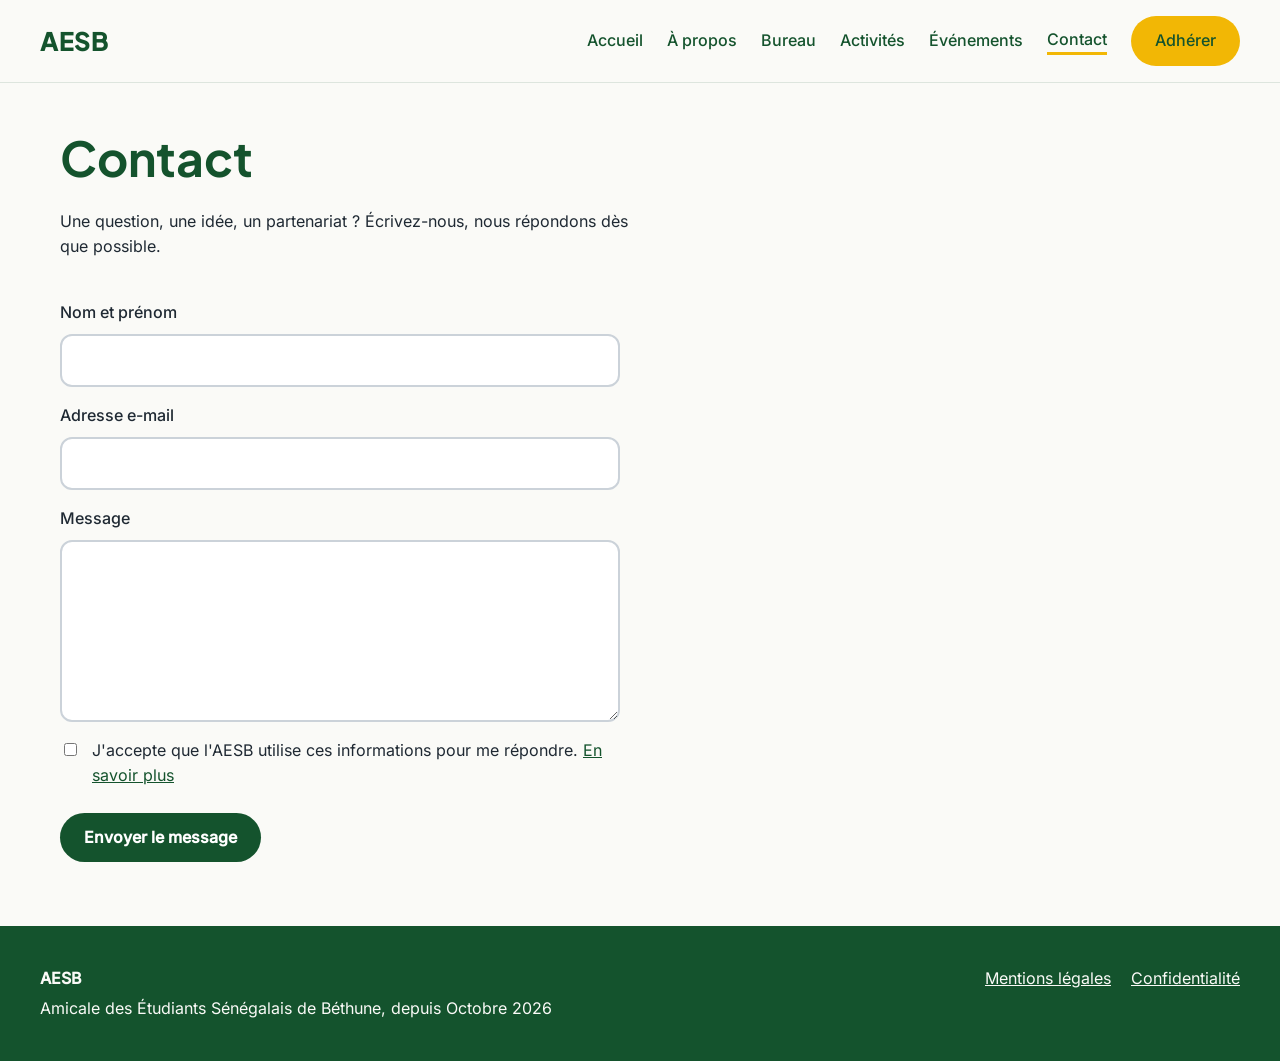
<file: contact.html>
<!doctype html>
<html lang="fr">
<head>
  <meta charset="utf-8">
  <meta name="viewport" content="width=device-width, initial-scale=1">
  <title>Contact – AESB</title>
  <meta name="description" content="Contactez l'Amicale des Étudiants Sénégalais de Béthune.">
  <link rel="stylesheet" href="css/style.css">
</head>
<body>
  <a class="skip" href="#contenu">Aller au contenu</a>
  <header class="header">
    <a class="logo" href="index.html">AESB</a>
    <button class="burger" aria-expanded="false" aria-controls="menu">Menu</button>
    <nav id="menu" class="nav" aria-label="Navigation principale">
      <a href="index.html">Accueil</a>
      <a href="a-propos.html">À propos</a>
      <a href="bureau.html">Bureau</a>
      <a href="activites.html">Activités</a>
      <a href="evenements.html">Événements</a>
      <a href="contact.html" aria-current="page">Contact</a>
      <a class="btn btn-gold" href="adhesion.html">Adhérer</a>
    </nav>
  </header>

  <main id="contenu">
    <section class="section">
      <h1 class="page-title">Contact</h1>
      <p class="lead">Une question, une idée, un partenariat ? Écrivez-nous, nous répondons dès que possible.</p>

      <!-- Remplacez VOTRE_ID par l'identifiant donné par Formspree (ex : xyzabcde) -->
      <form id="contact-form" class="form" action="https://formspree.io/f/mzerwyay" method="POST">
        <label for="nom">Nom et prénom</label>
        <input id="nom" name="nom" type="text" autocomplete="name" required maxlength="100">

        <label for="email">Adresse e-mail</label>
        <input id="email" name="email" type="email" autocomplete="email" required maxlength="150">

        <label for="message">Message</label>
        <textarea id="message" name="message" rows="6" required maxlength="2000"></textarea>

        <!-- Piège anti-robots : champ caché que seuls les robots remplissent -->
        <input type="text" name="_gotcha" tabindex="-1" autocomplete="off" class="piege" aria-hidden="true">

        <label class="check">
          <input type="checkbox" name="consentement" required>
          <span>J'accepte que l'AESB utilise ces informations pour me répondre. <a href="confidentialite.html">En savoir plus</a></span>
        </label>

        <button class="btn btn-vert" type="submit">Envoyer le message</button>
        <p id="form-status" role="status" aria-live="polite"></p>
      </form>

      <!-- Réseaux sociaux : à décommenter quand les comptes existent
      <h2 class="space-top">Suivez-nous</h2>
      <div class="footer-links social">
        <a href="LIEN_INSTAGRAM" rel="noopener">Instagram</a>
        <a href="LIEN_FACEBOOK" rel="noopener">Facebook</a>
      </div>
      -->
    </section>
  </main>

  <footer class="footer">
    <div><strong>AESB</strong><p>Amicale des Étudiants Sénégalais de Béthune, depuis Octobre 2026</p></div>
    <div class="footer-links">
      <a href="mentions-legales.html">Mentions légales</a>
      <a href="confidentialite.html">Confidentialité</a>
    </div>
  </footer>
  <script src="js/main.js"></script>
</body>
</html>
</file>
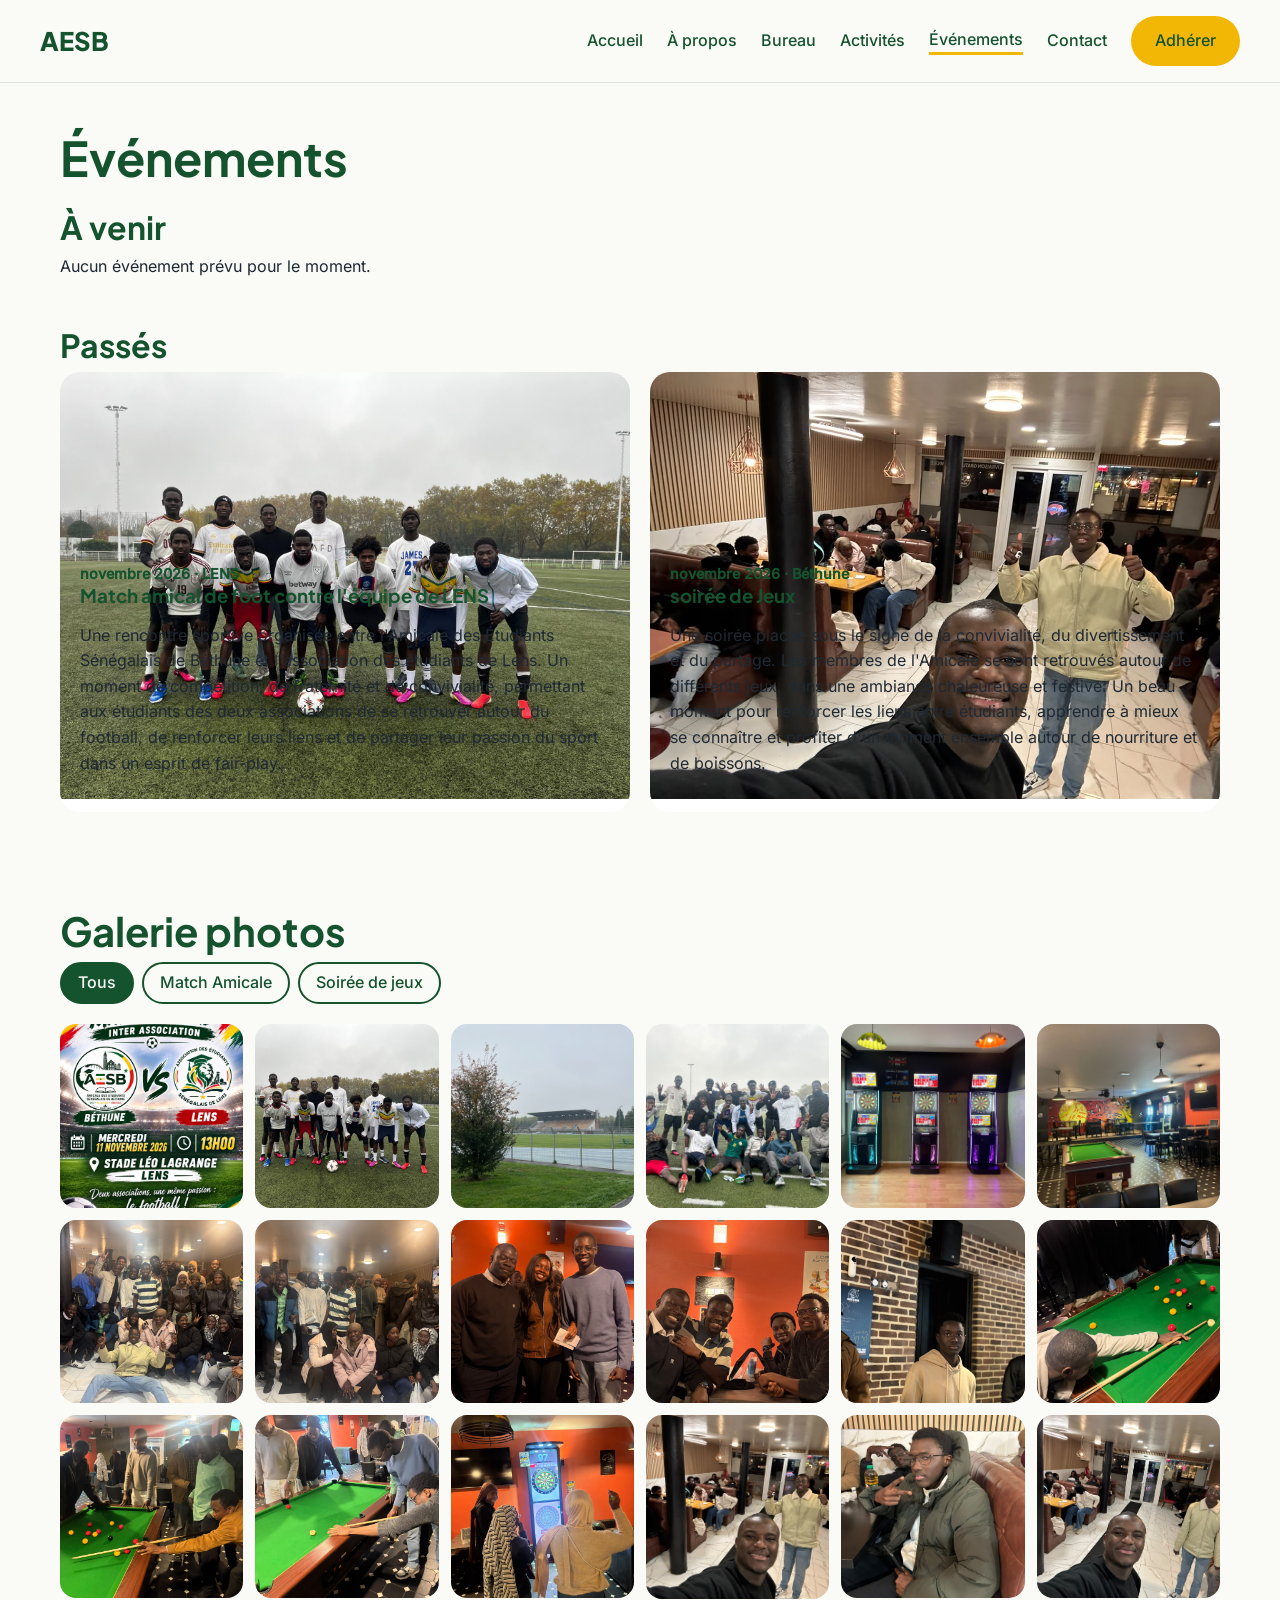
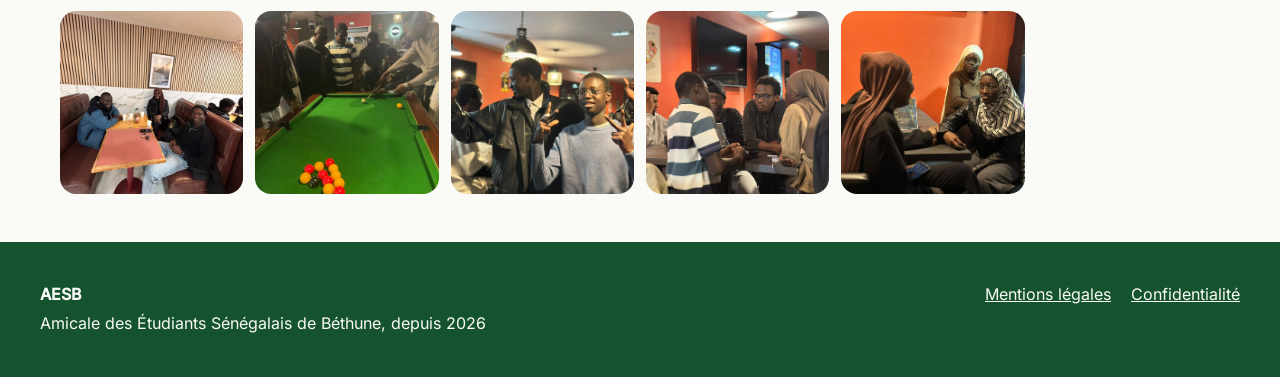
<file: evenements.html>
<!doctype html>
<html lang="fr">
<head>
  <meta charset="utf-8">
  <meta name="viewport" content="width=device-width, initial-scale=1">
  <title>Événements – AESB</title>
  <link rel="stylesheet" href="css/style.css">
</head>
<body>
  <a class="skip" href="#contenu">Aller au contenu</a>
  <header class="header">
    <a class="logo" href="index.html">AESB</a>
    <button class="burger" aria-expanded="false" aria-controls="menu">Menu</button>
    <nav id="menu" class="nav" aria-label="Navigation principale">
      <a href="index.html">Accueil</a>
      <a href="a-propos.html">À propos</a>
      <a href="bureau.html">Bureau</a>
      <a href="activites.html">Activités</a>
      <a href="evenements.html" aria-current="page">Événements</a>
      <a href="contact.html">Contact</a>
      <a class="btn btn-gold" href="adhesion.html">Adhérer</a>
    </nav>
  </header>

  <main id="contenu">
    <section class="section">
      <h1 class="page-title">Événements</h1>
      <h2>À venir</h2>
      <div id="events" class="cards" data-mode="upcoming"><p>Chargement…</p></div>
      <h2 class="space-top">Passés</h2>
      <div id="events-past" class="cards" data-mode="past"><p>Chargement…</p></div>
    </section>

    <section id="galerie" class="section anchor">
      <h2 class="big">Galerie photos</h2>
      <div id="filters" class="filters" role="group" aria-label="Filtrer par événement"></div>
      <div id="gallery" class="gallery"><p>Chargement…</p></div>
    </section>

    <dialog id="lightbox" class="lightbox" aria-label="Visionneuse de photos">
      <figure>
        <img id="lb-img" alt="">
        <figcaption id="lb-cap"></figcaption>
      </figure>
      <button class="lb-btn lb-close" type="button" aria-label="Fermer">&times;</button>
      <button class="lb-btn lb-prev" type="button" aria-label="Photo précédente">&lsaquo;</button>
      <button class="lb-btn lb-next" type="button" aria-label="Photo suivante">&rsaquo;</button>
    </dialog>
  </main>

  <footer class="footer">
    <div><strong>AESB</strong><p>Amicale des Étudiants Sénégalais de Béthune, depuis 2026</p></div>
    <div class="footer-links">
      <a href="mentions-legales.html">Mentions légales</a>
      <a href="confidentialite.html">Confidentialité</a>
    </div>
  </footer>
  <script src="js/main.js"></script>
  <script src="js/galerie.js"></script>
</body>
</html>
</file>
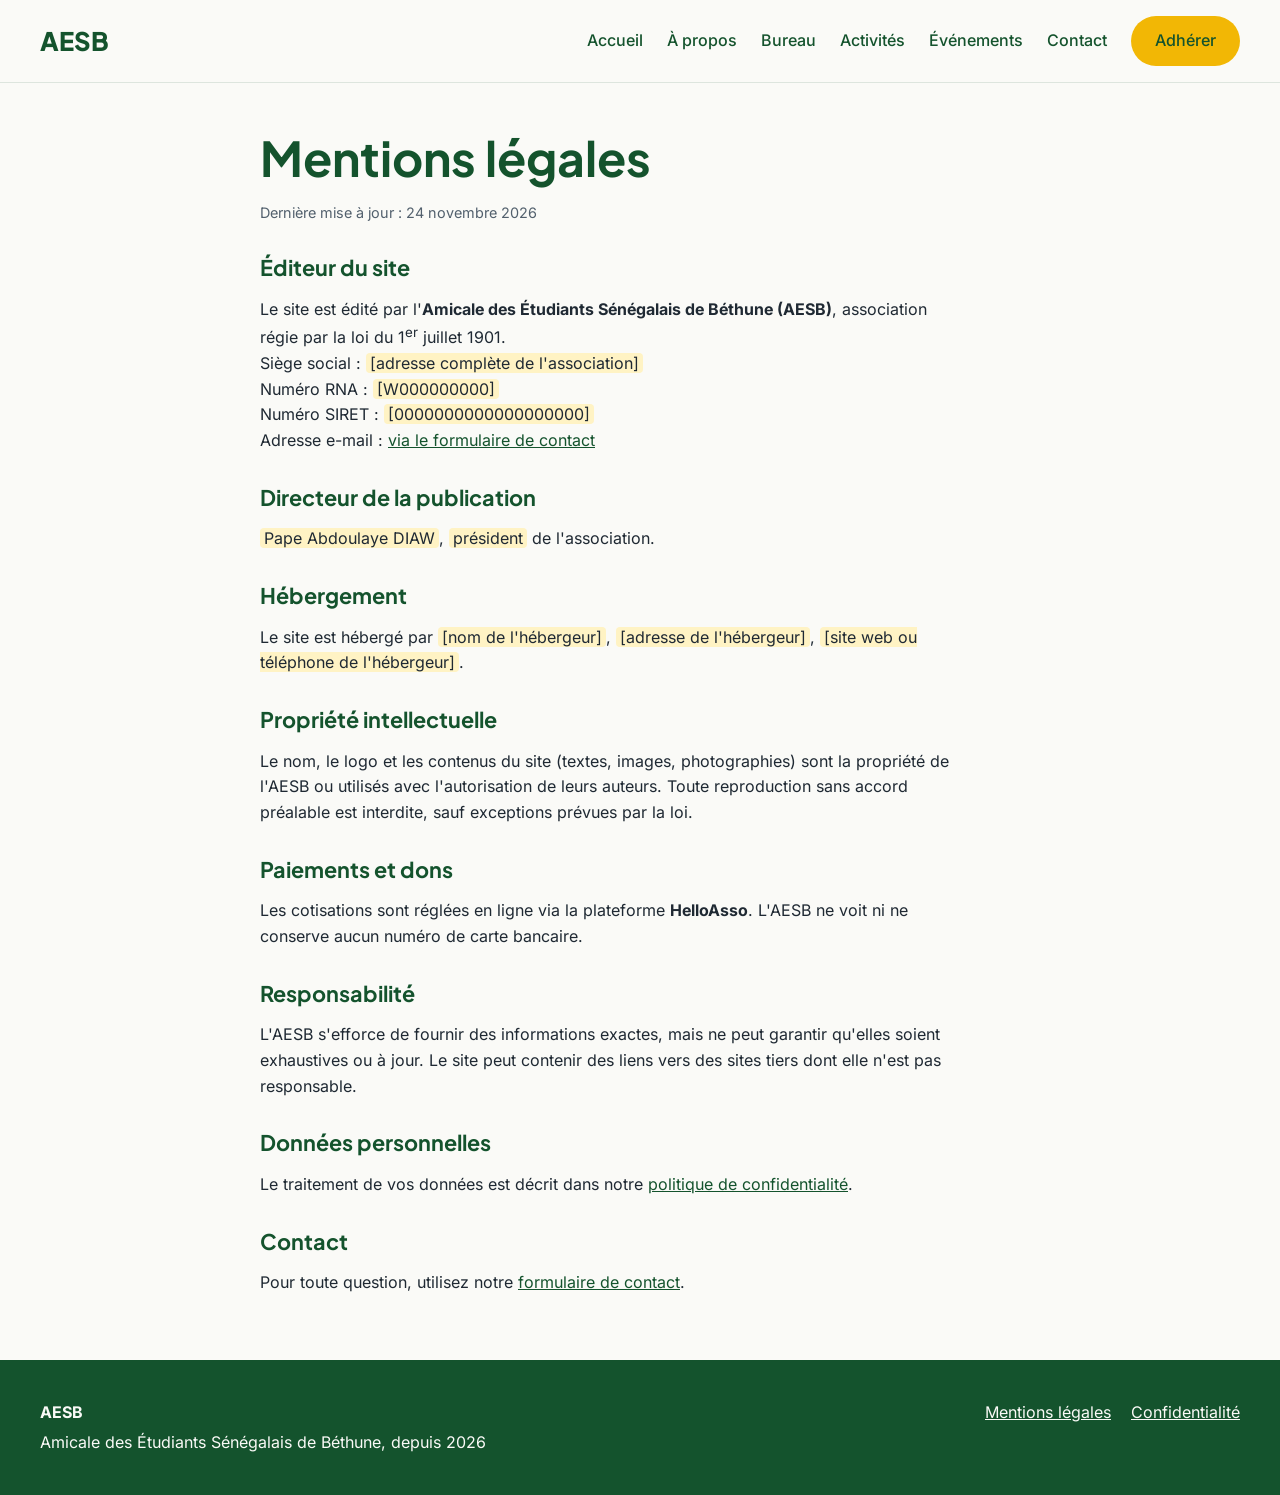
<file: mentions-legales.html>
<!doctype html>
<html lang="fr">
<head>
  <meta charset="utf-8">
  <meta name="viewport" content="width=device-width, initial-scale=1">
  <title>Mentions légales – AESB</title>
  <meta name="robots" content="noindex,follow">
  <link rel="stylesheet" href="https://fonts.googleapis.com/css2?family=Inter:wght@400;500&family=Plus+Jakarta+Sans:wght@700;800&display=swap">
  <link rel="stylesheet" href="css/style.css">
</head>
<body>
  <a class="skip" href="#contenu">Aller au contenu</a>
  <header class="header">
    <a class="logo" href="index.html">AESB</a>
    <button class="burger" aria-expanded="false" aria-controls="menu">Menu</button>
    <nav id="menu" class="nav" aria-label="Navigation principale">
      <a href="index.html">Accueil</a>
      <a href="a-propos.html">À propos</a>
      <a href="bureau.html">Bureau</a>
      <a href="activites.html">Activités</a>
      <a href="evenements.html">Événements</a>
      <a href="contact.html">Contact</a>
      <a class="btn btn-gold" href="adhesion.html">Adhérer</a>
    </nav>
  </header>

  <main id="contenu">
    <section class="section legal">
      <h1 class="page-title">Mentions légales</h1>
      <p class="maj">Dernière mise à jour : 24 novembre 2026</p>

      <h2>Éditeur du site</h2>
      <p>
        Le site est édité par l'<strong>Amicale des Étudiants Sénégalais de Béthune (AESB)</strong>,
        association régie par la loi du 1<sup>er</sup> juillet 1901.<br>
        Siège social : <mark class="todo">[adresse complète de l'association]</mark><br>
        Numéro RNA : <mark class="todo">[W000000000]</mark><br>
        Numéro SIRET : <mark class="todo">[0000000000000000000]</mark><br>
        Adresse e-mail : <a href="contact.html">via le formulaire de contact</a>
      </p>

      <h2>Directeur de la publication</h2>
      <p><mark class="todo">Pape Abdoulaye DIAW</mark>, <mark class="todo">président</mark> de l'association.</p>

      <h2>Hébergement</h2>
      <p>
        Le site est hébergé par <mark class="todo">[nom de l'hébergeur]</mark>,
        <mark class="todo">[adresse de l'hébergeur]</mark>,
        <mark class="todo">[site web ou téléphone de l'hébergeur]</mark>.
      </p>

      <h2>Propriété intellectuelle</h2>
      <p>Le nom, le logo et les contenus du site (textes, images, photographies) sont la propriété de l'AESB ou utilisés avec l'autorisation de leurs auteurs. Toute reproduction sans accord préalable est interdite, sauf exceptions prévues par la loi.</p>

      <h2>Paiements et dons</h2>
      <p>Les cotisations sont réglées en ligne via la plateforme <strong>HelloAsso</strong>. L'AESB ne voit ni ne conserve aucun numéro de carte bancaire.</p>

      <h2>Responsabilité</h2>
      <p>L'AESB s'efforce de fournir des informations exactes, mais ne peut garantir qu'elles soient exhaustives ou à jour. Le site peut contenir des liens vers des sites tiers dont elle n'est pas responsable.</p>

      <h2>Données personnelles</h2>
      <p>Le traitement de vos données est décrit dans notre <a href="confidentialite.html">politique de confidentialité</a>.</p>

      <h2>Contact</h2>
      <p>Pour toute question, utilisez notre <a href="contact.html">formulaire de contact</a>.</p>
    </section>
  </main>

  <footer class="footer">
    <div><strong>AESB</strong><p>Amicale des Étudiants Sénégalais de Béthune, depuis 2026</p></div>
    <div class="footer-links">
      <a href="mentions-legales.html">Mentions légales</a>
      <a href="confidentialite.html">Confidentialité</a>
    </div>
  </footer>
  <script src="js/main.js"></script>
</body>
</html>
</file>
<file: css/style.css>
/* ===== 1. Variables : toutes les couleurs et polices au même endroit ===== */
:root {
  --vert: #14532d;
  --vert-clair: #1e6b3b;
  --or: #f2b705;
  --rouge: #c62828;
  --fond: #fafaf7;
  --texte: #1f2933;
  --gris: #52606d;
  --blanc: #fff;
  --titres: "Plus Jakarta Sans", system-ui, sans-serif;
  --corps: Inter, system-ui, sans-serif;
  --rayon: 20px;
}

/* ===== 2. Base ===== */
*, *::before, *::after { box-sizing: border-box; }
html { scroll-behavior: smooth; }
body { margin: 0; font-family: var(--corps); font-size: 1rem; line-height: 1.6; color: var(--texte); background: var(--fond); }
h1, h2, h3 { font-family: var(--titres); line-height: 1.15; color: var(--vert); margin: 0 0 .5rem; }
h2 { font-size: clamp(1.5rem, 4vw, 2rem); }
a { color: var(--vert); }
img { max-width: 100%; display: block; }
:focus-visible { outline: 3px solid var(--or); outline-offset: 3px; }
.skip { position: absolute; left: -999px; }
.skip:focus { left: 1rem; top: 1rem; background: var(--or); padding: .5rem 1rem; z-index: 10; }

/* ===== 3. Boutons ===== */
.btn { display: inline-block; padding: .75rem 1.5rem; border-radius: 999px; font-weight: 700; text-decoration: none; transition: transform .2s; }
.btn:hover { transform: translateY(-2px); }
.btn-gold { background: var(--or); color: var(--vert); }
.btn-vert { background: var(--vert); color: var(--blanc); }
.btn-outline { border: 2px solid var(--blanc); color: var(--blanc); }

/* ===== 4. En-tête et menu (mobile d'abord) ===== */
.header { display: flex; flex-wrap: wrap; align-items: center; justify-content: space-between; padding: 1rem 1.25rem; }
.logo { font-family: var(--titres); font-weight: 800; font-size: 1.6rem; text-decoration: none; }
.burger { background: none; border: 2px solid var(--vert); color: var(--vert); border-radius: 999px; padding: .5rem 1rem; font-weight: 700; cursor: pointer; }
.nav { display: none; flex-direction: column; gap: .75rem; width: 100%; padding-top: 1rem; }
.nav.open { display: flex; }
.nav a { text-decoration: none; font-weight: 500; }
.nav a[aria-current="page"] { border-bottom: 3px solid var(--or); }
.nav .btn { text-align: center; }

/* ===== 5. Sections ===== */
.section { padding: 3rem 1.25rem; max-width: 1200px; margin: 0 auto; }
.section-head { display: flex; flex-wrap: wrap; justify-content: space-between; align-items: baseline; gap: .5rem; margin-bottom: 1.5rem; }
.page-title { font-size: clamp(2rem, 6vw, 3rem); margin-bottom: 1.5rem; }
.space-top { margin-top: 3rem; }
.lead { max-width: 60ch; margin: 0 0 2rem; }

/* ===== 6. Accueil (hero) ===== */
.hero { display: grid; gap: 2rem; padding: 3rem 1.25rem; background: var(--vert); color: var(--fond); }
.hero h1 { color: var(--fond); font-size: clamp(2.2rem, 7vw, 3.5rem); }
.hero-kicker { color: var(--or); font-weight: 700; margin: 0 0 .75rem; }
.hero-text p { max-width: 52ch; }
.actions { display: flex; flex-wrap: wrap; gap: .75rem; margin-top: 1.5rem; }
.hero-photo { min-height: 260px; border-radius: 24px; background: var(--vert-clair); display: grid; place-items: center; overflow: hidden; }
.hero-photo img { width: 100%; height: 100%; object-fit: cover; }
.hero-text { animation: entree .8s ease both; }
@keyframes entree { from { opacity: 0; transform: translateY(16px); } }

.tricolore { display: flex; height: 8px; }
.tricolore span { flex: 1; }
.tricolore span:nth-child(1) { background: var(--vert); }
.tricolore span:nth-child(2) { background: var(--or); }
.tricolore span:nth-child(3) { background: var(--rouge); }

/* ===== 7. Cartes ===== */
.cards { display: grid; gap: 1.25rem; grid-template-columns: repeat(auto-fit, minmax(260px, 1fr)); }
.card { background: var(--blanc); border-radius: var(--rayon); padding: 1.5rem; }
.card-vert { border-top: 6px solid var(--vert); }
.card-or { border-top: 6px solid var(--or); }
.card-rouge { border-top: 6px solid var(--rouge); }
.event { background: var(--blanc); border-radius: var(--rayon); overflow: hidden; }
.event-img { height: 170px; background: #d9e4dc; display: grid; place-items: center; color: var(--vert); }
.event-img img { width: 100%; height: 100%; object-fit: cover; }
.event-body { padding: 1.25rem; }
.event-meta { margin: 0; font-size: .9rem; font-weight: 700; color: var(--vert); }

/* ===== 8. Appel à l'adhésion et pied de page ===== */
.cta { margin: 0 1.25rem 3rem; padding: 2.5rem 1.5rem; border-radius: 28px; background: var(--or); display: flex; flex-wrap: wrap; gap: 1.5rem; align-items: center; justify-content: space-between; }
.cta h2, .cta p { margin: 0; }
.footer { display: flex; flex-wrap: wrap; justify-content: space-between; gap: 1.5rem; padding: 2.5rem 1.25rem; background: var(--vert); color: var(--fond); }
.footer a { color: var(--fond); }
.footer p { margin: .25rem 0 0; }
.footer-links { display: flex; flex-wrap: wrap; gap: .5rem 1.25rem; }


/* ===== Page adhésion ===== */
.adhesion { display: grid; gap: 2rem; }
.price-card { background: var(--vert); color: var(--fond); border-radius: 28px; padding: 2rem; text-align: center; align-self: start; }
.price { margin: 0; font-family: var(--titres); font-weight: 800; font-size: 4rem; line-height: 1; color: var(--or); }
.price-note { margin: .5rem 0 1.5rem; }
.price-small { font-size: .9rem; margin: 1rem 0 0; }
.list { padding-left: 1.25rem; margin: 0; }
.list li { margin-bottom: .5rem; }
.steps { padding-left: 1.5rem; max-width: 60ch; }
.steps li { margin-bottom: .5rem; }

/* ===== 9. Tablette et ordinateur ===== */
@media (min-width: 800px) {
  .header { padding: 1rem 2.5rem; }
  .burger { display: none; }
  .nav { display: flex; flex-direction: row; align-items: center; width: auto; padding: 0; gap: 1.5rem; }
  .hero { grid-template-columns: 1fr 1fr; align-items: center; padding: 4rem 2.5rem; }
  .cta { margin: 0 2.5rem 4rem; padding: 3rem; }
  .adhesion { grid-template-columns: 340px 1fr; gap: 3rem; }
  .footer { padding: 2.5rem; }
}

/* Respect des personnes qui réduisent les animations */
@media (prefers-reduced-motion: reduce) {
  * { animation: none !important; transition: none !important; scroll-behavior: auto; }
}

/* ===== Formulaire de contact ===== */
.form { display: grid; gap: .5rem; max-width: 560px; }
.form label { font-weight: 500; margin-top: .5rem; }
.form input[type="text"], .form input[type="email"], .form textarea { width: 100%; padding: .75rem 1rem; border: 2px solid #cbd2d9; border-radius: 12px; font: inherit; background: var(--blanc); }
.form input:focus, .form textarea:focus { border-color: var(--vert); outline: none; box-shadow: 0 0 0 3px var(--or); }
.check { display: flex; gap: .75rem; align-items: flex-start; font-weight: 400 !important; }
.check input { margin-top: .35rem; }
.form button { justify-self: start; border: 0; cursor: pointer; font: inherit; font-weight: 700; margin-top: 1rem; }
.piege { position: absolute; left: -9999px; }
#form-status { margin: .5rem 0 0; font-weight: 500; }
#form-status.ok { color: var(--vert); }
#form-status.erreur { color: var(--rouge); }

/* ===== Page bureau ===== */

.team { display: grid; gap: 1.5rem; grid-template-columns: repeat(auto-fit, minmax(240px, 1fr)); }
.member { background: var(--blanc); border-radius: var(--rayon); padding: 2rem 1.5rem; text-align: center; border-top: 6px solid var(--vert); transition: transform .25s; }
.member:hover { transform: translateY(-4px); }
.member-or { border-top-color: var(--or); }
.member-rouge { border-top-color: var(--rouge); }
.member-photo { width: 140px; height: 140px; margin: 0 auto 1rem; border-radius: 50%; overflow: hidden; background: var(--vert); color: var(--or); display: grid; place-items: center; font-family: var(--titres); font-weight: 800; font-size: 2.5rem; }
.member-photo img { width: 100%; height: 100%; object-fit: cover; }
.member h2 { font-size: 1.25rem; margin: 0; }
.member-role { display: inline-block; margin: .5rem 0 .75rem; padding: .2rem .9rem; border-radius: 999px; background: var(--or); color: var(--vert); font-weight: 700; font-size: .9rem; }
.member p { margin: 0; color: var(--gris); }



/* ===== Page adhésion (version améliorée) ===== */
.anchor { scroll-margin-top: 1rem; }
.big { font-size: clamp(1.8rem, 5vw, 2.5rem); }
.intro-adhesion .lead { max-width: 65ch; }

.choices { display: grid; gap: 1.25rem; grid-template-columns: repeat(auto-fit, minmax(280px, 1fr)); }
.choice { display: block; padding: 1.75rem; border-radius: 24px; text-decoration: none; color: var(--texte); background: var(--blanc); transition: transform .25s; }
.choice:hover { transform: translateY(-4px); }
.choice h2 { font-size: 1.4rem; }
.choice-vert { border-top: 8px solid var(--vert); }
.choice-or { border-top: 8px solid var(--or); }
.choice-go { display: inline-block; margin-top: .5rem; font-weight: 700; color: var(--vert); border-bottom: 3px solid var(--or); }

.benefits { list-style: none; padding: 0; margin: 0; display: grid; gap: .75rem; }
.benefits li { background: var(--blanc); border-radius: 16px; padding: 1rem 1.25rem; border-left: 6px solid var(--or); }
.benefits strong { display: block; color: var(--vert); font-family: var(--titres); }

.dark { background: var(--vert); color: var(--fond); }
.dark h2, .dark h3, .dark h4 { color: var(--fond); }
.dark .big { color: var(--or); }
.dark a { color: var(--or); }
.chips { list-style: none; padding: 0; margin: 0; display: flex; flex-wrap: wrap; gap: .75rem; }
.chips li { padding: .4rem 1.1rem; border: 2px solid var(--or); border-radius: 999px; font-weight: 500; }
.support { display: grid; gap: 1rem; grid-template-columns: repeat(auto-fit, minmax(240px, 1fr)); }
.support-item { background: var(--vert-clair); border-radius: 16px; padding: 1.25rem; }
.support-item h4 { margin: 0 0 .25rem; font-family: var(--titres); font-size: 1.05rem; }
.support-item p { margin: 0; }
.don { margin-top: 2rem; display: flex; flex-wrap: wrap; align-items: center; gap: 1rem; }
.don p { margin: 0; max-width: 46ch; }
.form-light { background: var(--blanc); color: var(--texte); border-radius: 24px; padding: 1.5rem; max-width: 640px; }
.form-light a { color: var(--vert); }
.form select { width: 100%; padding: .75rem 1rem; border: 2px solid #cbd2d9; border-radius: 12px; font: inherit; background: var(--blanc); }
.form select:focus { border-color: var(--vert); outline: none; box-shadow: 0 0 0 3px var(--or); }

.quote { background: var(--or); padding: 3rem 1.25rem; text-align: center; }
.quote p { margin: 0 auto; max-width: 28ch; font-family: var(--titres); font-weight: 800; font-size: clamp(1.5rem, 4.5vw, 2.4rem); line-height: 1.25; color: var(--vert); }


/* ===== Page à propos ===== */
.since { margin: 0 0 .5rem; font-weight: 700; color: var(--vert); }
.since::before { content: ""; display: inline-block; width: 28px; height: 4px; margin-right: .6rem; vertical-align: middle; background: var(--or); border-radius: 2px; }
.lead-big { font-size: 1.2rem; max-width: 62ch; }
.mission { grid-template-columns: repeat(auto-fit, minmax(240px, 1fr)); }
.values { grid-template-columns: repeat(auto-fit, minmax(220px, 1fr)); }


/* ===== Pages légales ===== */
.legal { max-width: 800px; }
.legal h2 { font-size: 1.35rem; margin-top: 2rem; }
.legal p, .legal li { max-width: 70ch; }
.maj { color: var(--gris); font-size: .9rem; margin: -.5rem 0 1.5rem; }
.todo { background: #fff3c4; color: var(--texte); padding: 0 .25rem; border-radius: 4px; } /* à remplir puis retirer */
.table-wrap { overflow-x: auto; }
.legal table { border-collapse: collapse; width: 100%; min-width: 560px; background: var(--blanc); border-radius: 12px; }
.legal th, .legal td { text-align: left; vertical-align: top; padding: .75rem 1rem; border-bottom: 1px solid #e4e7eb; font-size: .95rem; }
.legal th { background: var(--vert); color: var(--fond); font-family: var(--titres); }


/* ===== Polices hébergées localement (aucune requête vers Google) ===== */
@font-face { font-family: "Inter"; font-style: normal; font-weight: 400; font-display: swap; src: url("../fonts/inter-latin-400-normal.woff2") format("woff2"); }
@font-face { font-family: "Inter"; font-style: normal; font-weight: 500; font-display: swap; src: url("../fonts/inter-latin-500-normal.woff2") format("woff2"); }
@font-face { font-family: "Plus Jakarta Sans"; font-style: normal; font-weight: 700; font-display: swap; src: url("../fonts/plus-jakarta-sans-latin-700-normal.woff2") format("woff2"); }
@font-face { font-family: "Plus Jakarta Sans"; font-style: normal; font-weight: 800; font-display: swap; src: url("../fonts/plus-jakarta-sans-latin-800-normal.woff2") format("woff2"); }


/* ===== Page activités ===== */
.card-title { font-size: 1.2rem; margin: 0 0 .5rem; }


/* ===== Logo dans l'en-tête ===== */
.logo { display: inline-flex; align-items: center; line-height: 0; }
.logo img { width: 52px; height: 52px; display: block; }


/* ===== Galerie photos ===== */
.filters { display: flex; flex-wrap: wrap; gap: .5rem; margin-bottom: 1.25rem; }
.filter { border: 2px solid var(--vert); background: transparent; color: var(--vert); padding: .4rem 1rem; border-radius: 999px; font: inherit; font-weight: 500; cursor: pointer; }
.filter[aria-pressed="true"] { background: var(--vert); color: var(--fond); }
.gallery { display: grid; gap: .75rem; grid-template-columns: repeat(auto-fill, minmax(160px, 1fr)); }
.thumb { padding: 0; border: 0; border-radius: 16px; overflow: hidden; aspect-ratio: 1; cursor: zoom-in; background: #d9e4dc; }
.thumb img { width: 100%; height: 100%; object-fit: cover; transition: transform .3s; }
.thumb:hover img { transform: scale(1.05); }

.lightbox { border: 0; padding: 0; background: transparent; width: 100%; height: 100%; max-width: 100vw; max-height: 100vh; }
.lightbox::backdrop { background: rgba(0, 0, 0, .88); }
.lightbox[open] { display: flex; align-items: center; justify-content: center; }
.lightbox figure { margin: 0; max-width: 92vw; text-align: center; }
.lightbox img { max-width: 92vw; max-height: 78vh; border-radius: 12px; }
.lightbox figcaption { color: var(--fond); padding-top: .75rem; }
.lb-btn { position: fixed; width: 48px; height: 48px; border: 0; border-radius: 50%; background: rgba(255, 255, 255, .18); color: #fff; font-size: 2rem; line-height: 1; cursor: pointer; }
.lb-btn:hover { background: rgba(255, 255, 255, .32); }
.lb-close { top: 1rem; right: 1rem; }
.lb-prev { left: .75rem; top: 50%; transform: translateY(-50%); }
.lb-next { right: .75rem; top: 50%; transform: translateY(-50%); }

/* ===== En-tête fixe ===== */
.header {
  position: sticky;
  top: 0;
  z-index: 50;
  background: var(--fond);
  box-shadow: 0 1px 0 rgba(20, 83, 45, .12);
  max-height: 100vh;      /* si le menu mobile est ouvert, il reste accessible */
  overflow-y: auto;
}

/* Les liens internes (#rejoindre, #soutenir, #galerie) ne se cachent plus sous l'en-tête */
html { scroll-padding-top: 5.5rem; }
.anchor { scroll-margin-top: 0; }
</file>
